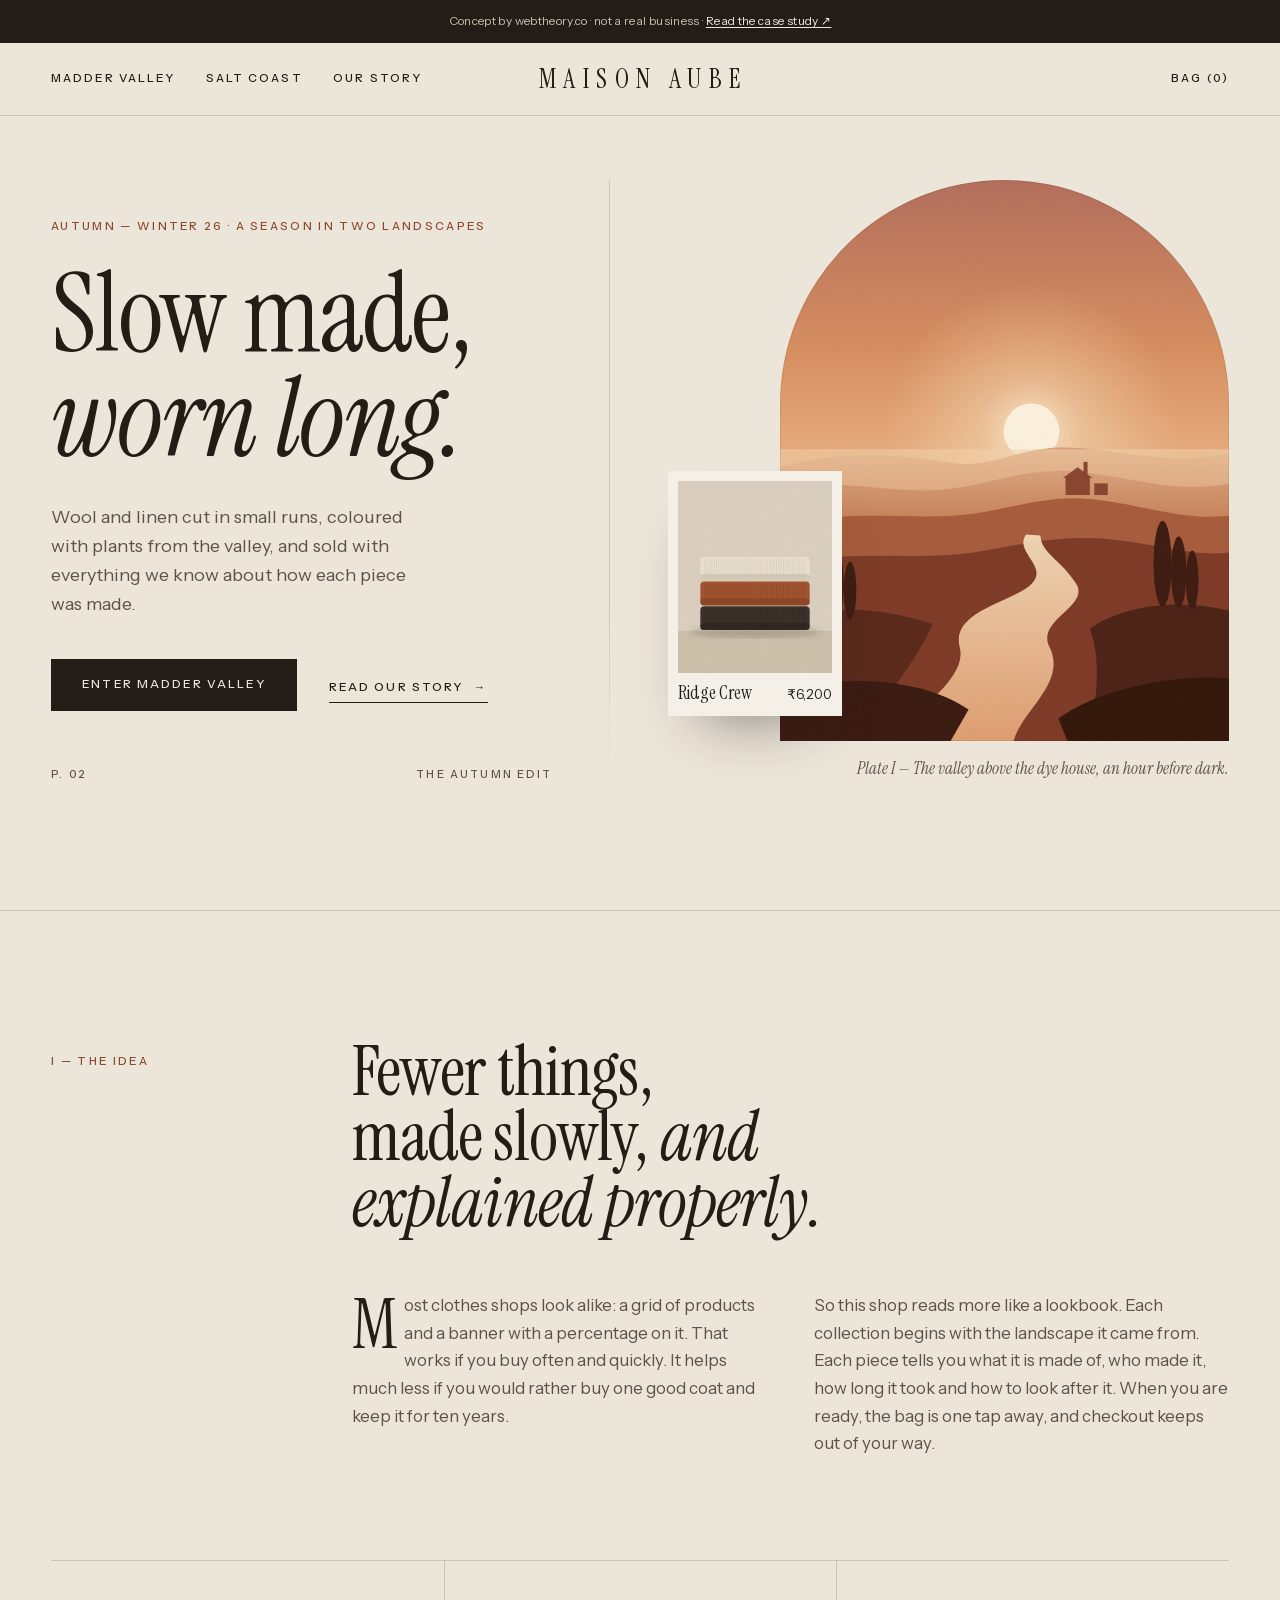
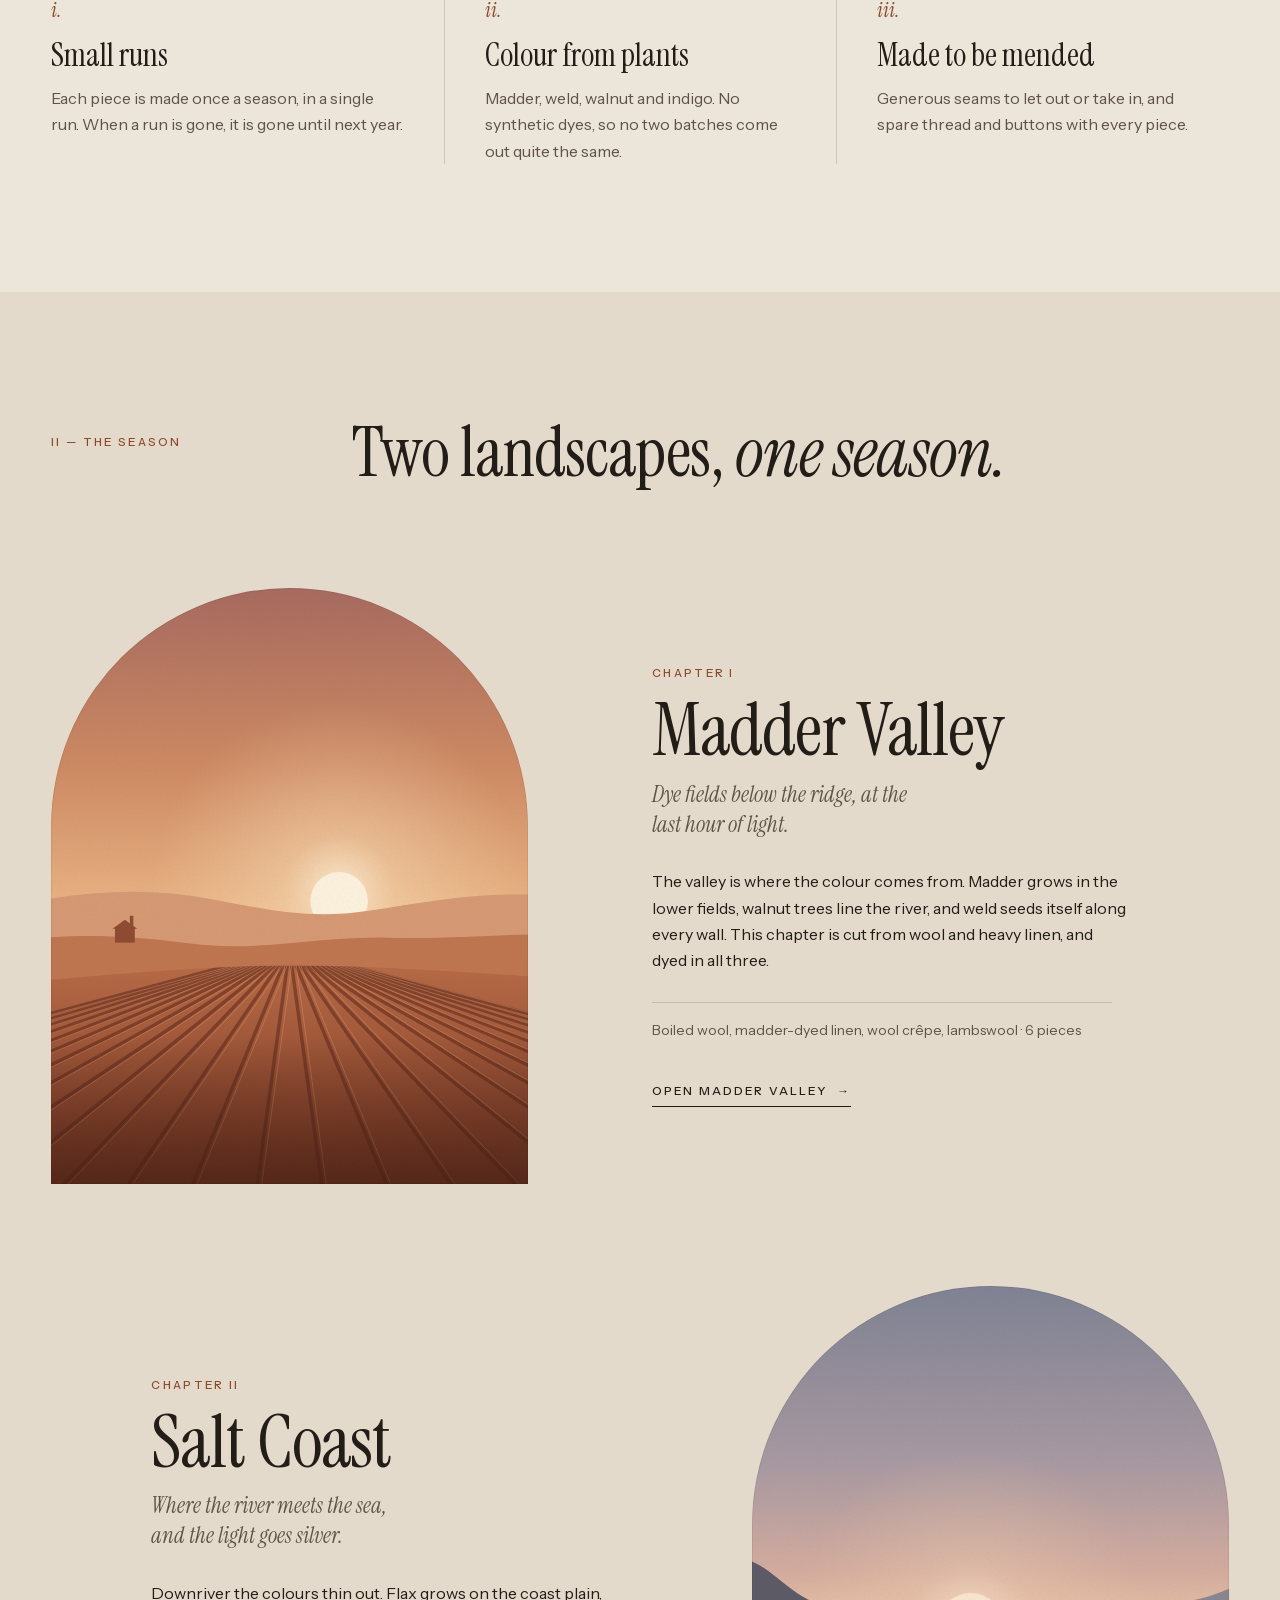
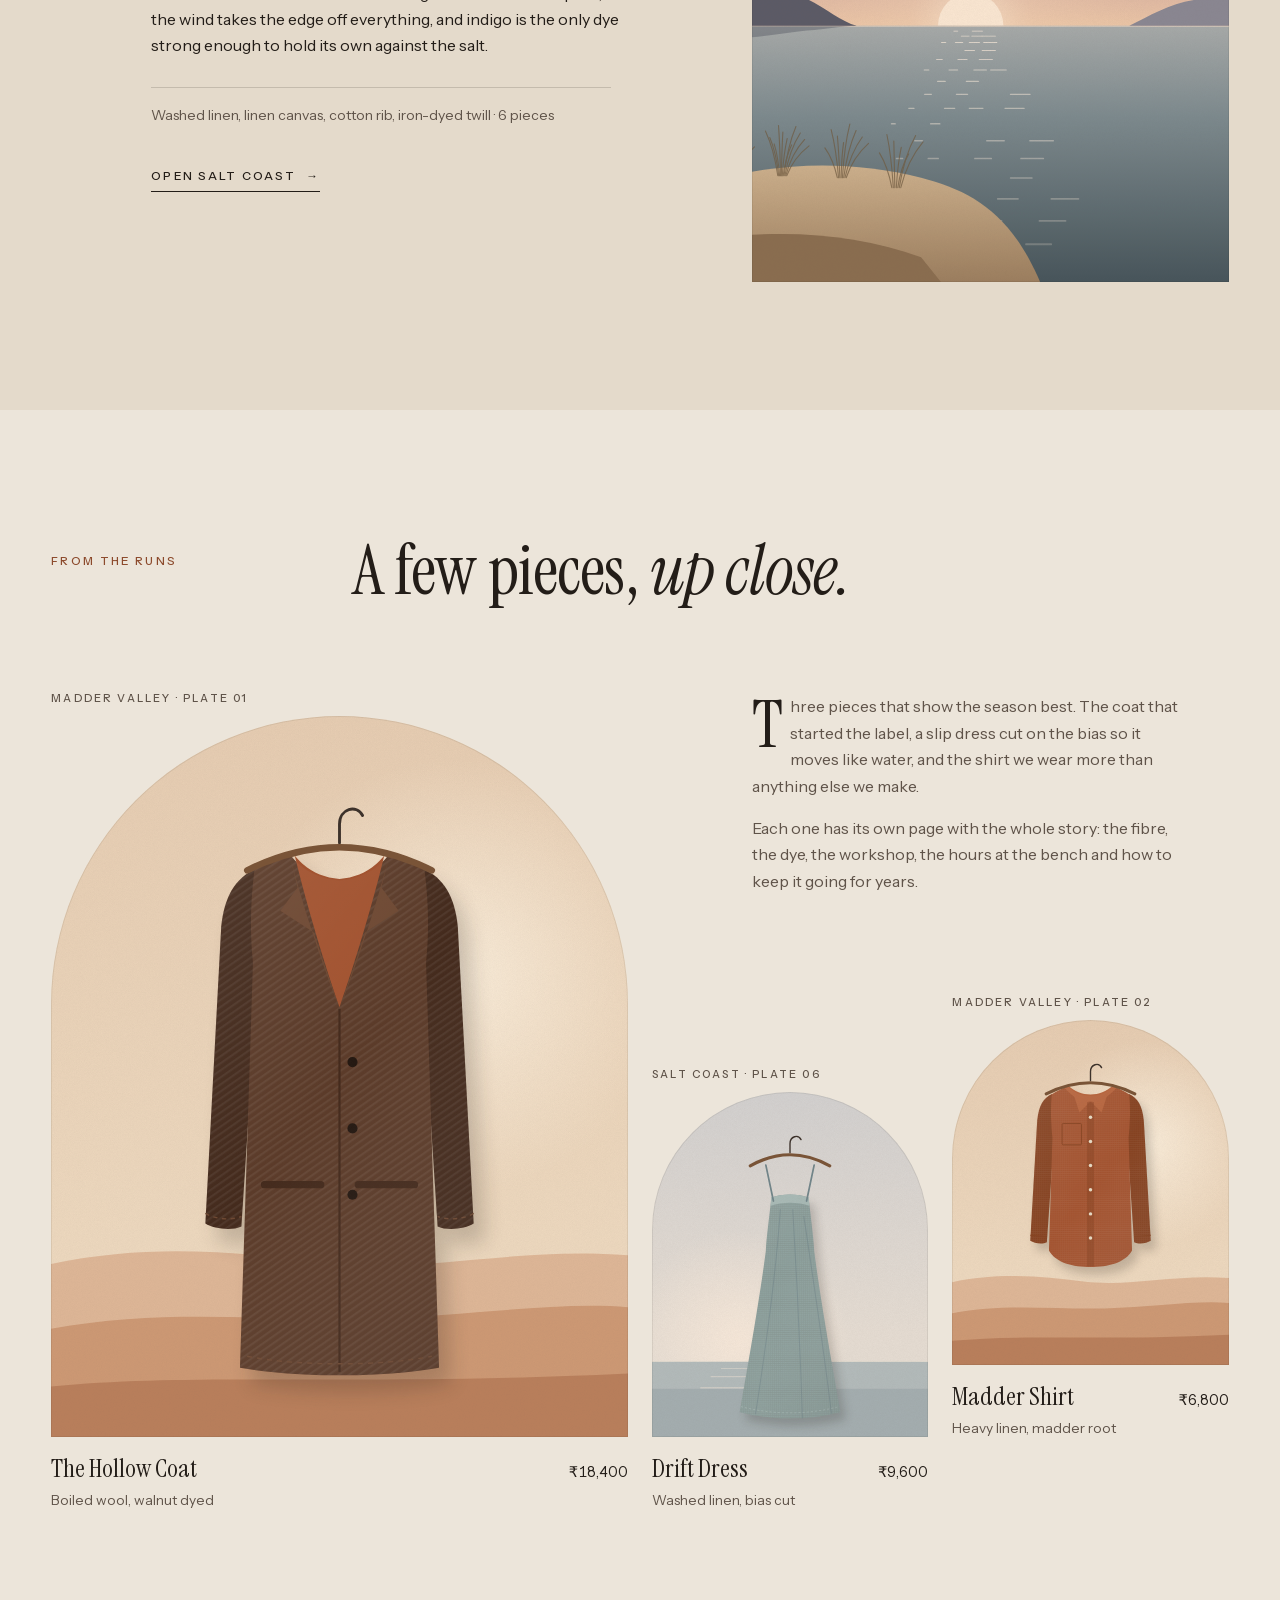
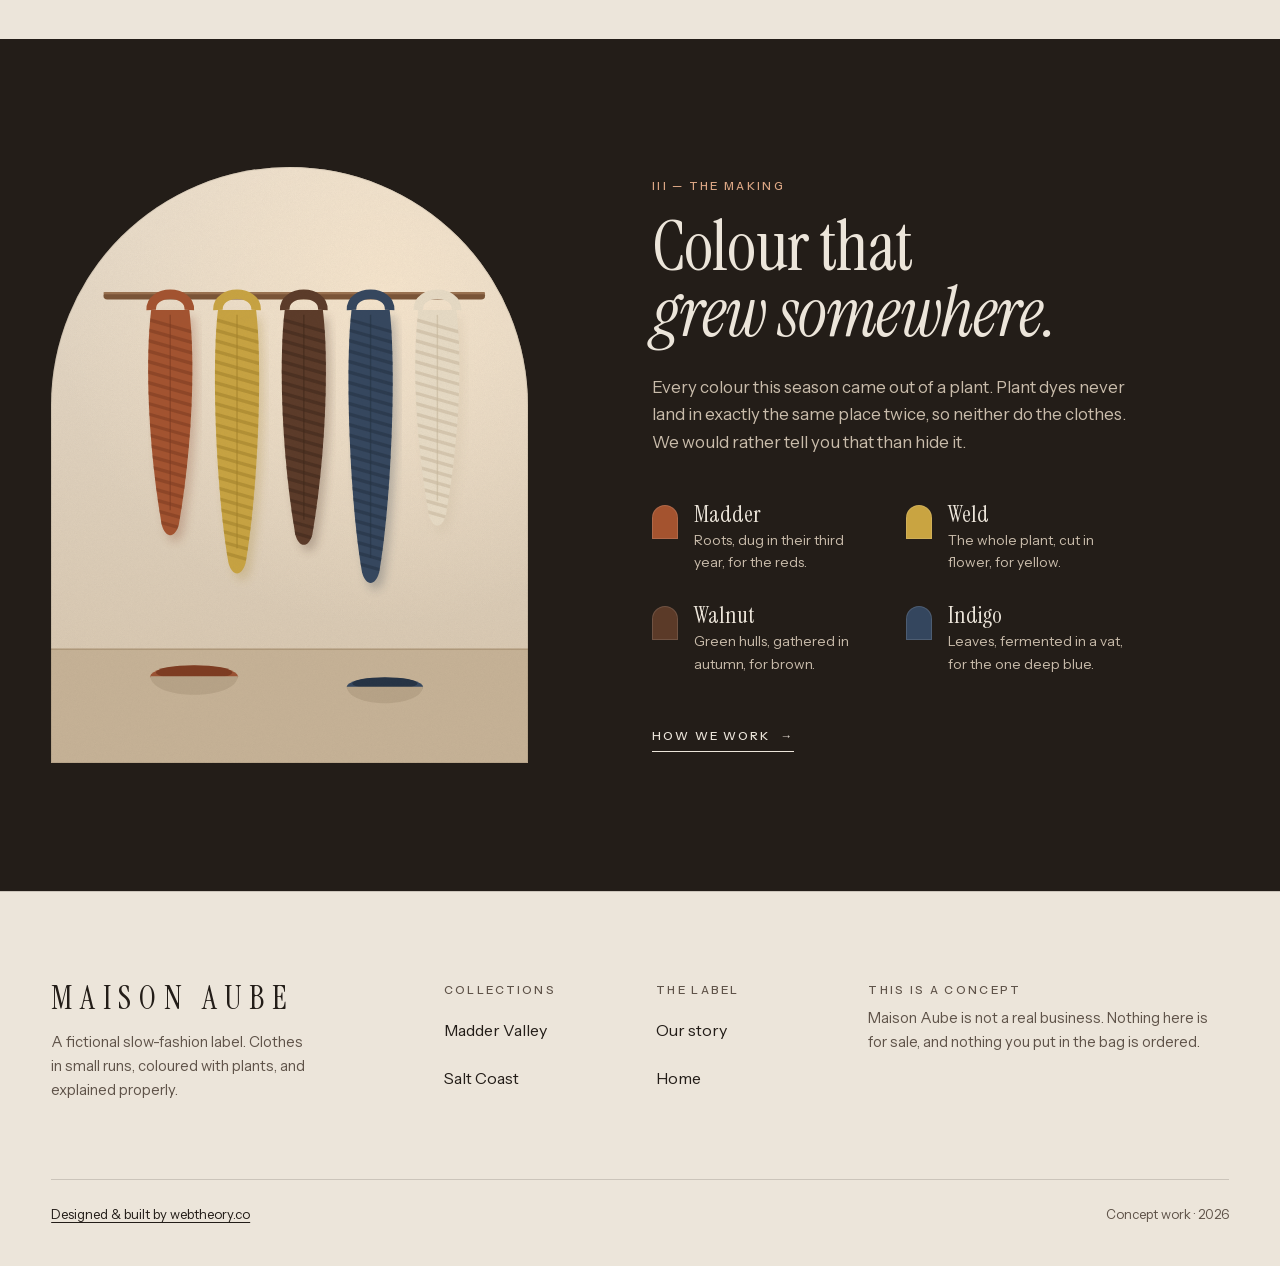
<file: index.html>
<!doctype html>
<html lang="en">
<head>
<meta charset="utf-8">
<meta name="viewport" content="width=device-width, initial-scale=1">
<meta name="robots" content="noindex, nofollow">
<title>Maison Aube — Slow made, worn long (concept)</title>
<meta name="description" content="Maison Aube is a fictional slow-fashion label: a concept storefront designed and built by webtheory.co. Nothing here is for sale.">
<meta name="theme-color" content="#ece5da">
<link rel="icon" href="favicon.svg" type="image/svg+xml">
<link rel="preload" href="assets/fonts/instrument-serif-latin.woff2" as="font" type="font/woff2" crossorigin>
<link rel="stylesheet" href="assets/style.css">
<script>document.documentElement.classList.add("js")</script>
<script type="module" src="assets/app.js"></script>
</head>
<body data-page="home">
<a class="skip" href="#main">Skip to content</a>
<div class="concept-bar"><p>Concept by webtheory.co · not a real business · <a href="https://webtheory-co.web.app/work/maison-aube">Read the case study ↗</a></p></div>
<header class="site-head">
  <div class="wrap head-grid">
    <nav class="nav" aria-label="Main">
      <a href="collection.html?c=valley">Madder Valley</a>
      <a href="collection.html?c=coast">Salt Coast</a>
      <a href="story.html">Our story</a>
    </nav>
    <a class="wordmark" href="index.html">Maison Aube</a>
    <button class="bag-btn" type="button" data-bag-open aria-haspopup="dialog">Bag <span data-bag-count>(0)</span></button>
  </div>
</header>

<main id="main">
  <section class="wrap hero" aria-labelledby="hero-title">
    <div class="spread">
      <div class="hero-copy">
        <p class="label">Autumn — Winter 26 · A season in two landscapes</p>
        <h1 class="display" id="hero-title">Slow made,<br> <em>worn long.</em></h1>
        <p class="lead">Wool and linen cut in small runs, coloured with plants from the valley, and sold with everything we know about how each piece was made.</p>
        <div class="actions">
          <a class="btn" href="collection.html?c=valley">Enter Madder Valley</a>
          <a class="textlink" href="story.html">Read our story <span class="arrow" aria-hidden="true">→</span></a>
        </div>
        <p class="folio" aria-hidden="true"><span>p. 02</span><span>The autumn edit</span></p>
      </div>
      <span class="fold" aria-hidden="true"></span>
      <figure class="hero-art">
        <div class="arch settle"><img src="assets/art/hero.svg" alt="Illustration: the valley an hour before dark, a river winding between rust-coloured hills and poplars, the dye house on the far bank under a low sun." width="1000" height="1250" fetchpriority="high"></div>
        <figcaption class="plate">Plate I — The valley above the dye house, an hour before dark.</figcaption>
        <a class="inset" href="product.html?id=ridge-crew">
          <div class="still"><img src="assets/art/stack.svg" alt="" width="400" height="500"></div>
          <p><span class="inset-name">Ridge Crew</span><span>₹6,200</span></p>
        </a>
      </figure>
    </div>
  </section>

  <section class="section idea" aria-labelledby="idea-title">
    <div class="wrap grid12">
      <p class="label">I — The idea</p>
      <h2 class="display h2" id="idea-title">Fewer things, made slowly, <em>and explained properly.</em></h2>
      <div class="cols">
        <p class="drop">Most clothes shops look alike: a grid of products and a banner with a percentage on it. That works if you buy often and quickly. It helps much less if you would rather buy one good coat and keep it for ten years.</p>
        <p>So this shop reads more like a lookbook. Each collection begins with the landscape it came from. Each piece tells you what it is made of, who made it, how long it took and how to look after it. When you are ready, the bag is one tap away, and checkout keeps out of your way.</p>
      </div>
      <ol class="principles">
        <li><span class="num">i.</span><h3>Small runs</h3><p>Each piece is made once a season, in a single run. When a run is gone, it is gone until next year.</p></li>
        <li><span class="num">ii.</span><h3>Colour from plants</h3><p>Madder, weld, walnut and indigo. No synthetic dyes, so no two batches come out quite the same.</p></li>
        <li><span class="num">iii.</span><h3>Made to be mended</h3><p>Generous seams to let out or take in, and spare thread and buttons with every piece.</p></li>
      </ol>
    </div>
  </section>

  <section class="section season" aria-labelledby="season-title">
    <div class="wrap">
      <div class="grid12 season-head">
        <p class="label">II — The season</p>
        <h2 class="display h2" id="season-title">Two landscapes, <em>one season.</em></h2>
      </div>

      <article class="grid12 chapter">
        <div class="arch settle"><img src="assets/art/valley.svg" alt="Illustration: dye fields in long furrows running up to a ridge, the sun low over the valley at dusk." width="1200" height="1200" loading="lazy"></div>
        <div class="ch-copy">
          <p class="label">Chapter I</p>
          <h3 class="display">Madder Valley</h3>
          <p class="place">Dye fields below the ridge, at the last hour of light.</p>
          <p class="body">The valley is where the colour comes from. Madder grows in the lower fields, walnut trees line the river, and weld seeds itself along every wall. This chapter is cut from wool and heavy linen, and dyed in all three.</p>
          <p class="ch-meta">Boiled wool, madder-dyed linen, wool crêpe, lambswool · 6 pieces</p>
          <a class="textlink" href="collection.html?c=valley">Open Madder Valley <span class="arrow" aria-hidden="true">→</span></a>
        </div>
      </article>

      <article class="grid12 chapter chapter--flip">
        <div class="arch settle"><img src="assets/art/coast.svg" alt="Illustration: a calm sea at dusk between two headlands, the sun setting on the horizon and marram grass on the dune." width="1200" height="1200" loading="lazy"></div>
        <div class="ch-copy">
          <p class="label">Chapter II</p>
          <h3 class="display">Salt Coast</h3>
          <p class="place">Where the river meets the sea, and the light goes silver.</p>
          <p class="body">Downriver the colours thin out. Flax grows on the coast plain, the wind takes the edge off everything, and indigo is the only dye strong enough to hold its own against the salt.</p>
          <p class="ch-meta">Washed linen, linen canvas, cotton rib, iron-dyed twill · 6 pieces</p>
          <a class="textlink" href="collection.html?c=coast">Open Salt Coast <span class="arrow" aria-hidden="true">→</span></a>
        </div>
      </article>
    </div>
  </section>

  <section class="section" aria-labelledby="featured-title">
    <div class="wrap">
      <div class="grid12 featured-head">
        <p class="label">From the runs</p>
        <h2 class="display h2" id="featured-title">A few pieces, <em>up close.</em></h2>
      </div>
      <div class="grid12 f-grid">
        <article class="card f-a"><a href="product.html?id=hollow-coat">
          <span class="plate-no" aria-hidden="true">Madder Valley · Plate 01</span>
          <div class="arch settle"><img src="assets/art/pieces/hollow-coat.svg" alt="" width="800" height="1000" loading="lazy" decoding="async"></div>
          <div class="card-meta"><h3 class="card-name">The Hollow Coat</h3><p class="card-price">₹18,400</p><p class="card-short">Boiled wool, walnut dyed</p></div></a></article>
        <div class="f-text">
          <p class="drop">Three pieces that show the season best. The coat that started the label, a slip dress cut on the bias so it moves like water, and the shirt we wear more than anything else we make.</p>
          <p>Each one has its own page with the whole story: the fibre, the dye, the workshop, the hours at the bench and how to keep it going for years.</p>
        </div>
        <article class="card f-b"><a href="product.html?id=drift-dress">
          <span class="plate-no" aria-hidden="true">Salt Coast · Plate 06</span>
          <div class="arch settle"><img src="assets/art/pieces/drift-dress.svg" alt="" width="800" height="1000" loading="lazy" decoding="async"></div>
          <div class="card-meta"><h3 class="card-name">Drift Dress</h3><p class="card-price">₹9,600</p><p class="card-short">Washed linen, bias cut</p></div></a></article>
        <article class="card f-c"><a href="product.html?id=madder-shirt">
          <span class="plate-no" aria-hidden="true">Madder Valley · Plate 02</span>
          <div class="arch settle"><img src="assets/art/pieces/madder-shirt.svg" alt="" width="800" height="1000" loading="lazy" decoding="async"></div>
          <div class="card-meta"><h3 class="card-name">Madder Shirt</h3><p class="card-price">₹6,800</p><p class="card-short">Heavy linen, madder root</p></div></a></article>
      </div>
    </div>
  </section>

  <section class="section making" aria-labelledby="making-title">
    <div class="wrap grid12 making-grid">
      <div class="arch settle"><img src="assets/art/making.svg" alt="Illustration: skeins of wool dyed madder red, weld yellow, walnut brown and indigo drying on a wooden pole beside an undyed skein, with two dye bowls on the bench below." width="1000" height="1250" loading="lazy"></div>
      <div class="making-copy">
        <p class="label">III — The making</p>
        <h2 class="display h2" id="making-title">Colour that <em>grew somewhere.</em></h2>
        <p class="making-body">Every colour this season came out of a plant. Plant dyes never land in exactly the same place twice, so neither do the clothes. We would rather tell you that than hide it.</p>
        <ul class="dyes">
          <li><span class="sw" style="--c:#a4532f" aria-hidden="true"></span><b>Madder</b><span>Roots, dug in their third year, for the reds.</span></li>
          <li><span class="sw" style="--c:#c9a441" aria-hidden="true"></span><b>Weld</b><span>The whole plant, cut in flower, for yellow.</span></li>
          <li><span class="sw" style="--c:#5b3a28" aria-hidden="true"></span><b>Walnut</b><span>Green hulls, gathered in autumn, for brown.</span></li>
          <li><span class="sw" style="--c:#34465e" aria-hidden="true"></span><b>Indigo</b><span>Leaves, fermented in a vat, for the one deep blue.</span></li>
        </ul>
        <a class="textlink" href="story.html">How we work <span class="arrow" aria-hidden="true">→</span></a>
      </div>
    </div>
  </section>
</main>

<footer class="site-foot">
  <div class="wrap">
    <div class="foot-grid">
      <div><p class="foot-mark">Maison Aube</p><p class="muted">A fictional slow-fashion label. Clothes in small runs, coloured with plants, and explained properly.</p></div>
      <nav aria-labelledby="f-col"><h2 class="label" id="f-col">Collections</h2><ul><li><a href="collection.html?c=valley">Madder Valley</a></li><li><a href="collection.html?c=coast">Salt Coast</a></li></ul></nav>
      <nav aria-labelledby="f-label"><h2 class="label" id="f-label">The label</h2><ul><li><a href="story.html">Our story</a></li><li><a href="index.html">Home</a></li></ul></nav>
      <div class="foot-note"><h2 class="label">This is a concept</h2><p>Maison Aube is not a real business. Nothing here is for sale, and nothing you put in the bag is ordered.</p></div>
    </div>
    <div class="foot-base"><a href="https://webtheory-co.web.app">Designed &amp; built by webtheory.co</a><span>Concept work · 2026</span></div>
  </div>
</footer>
</body>
</html>
</file>
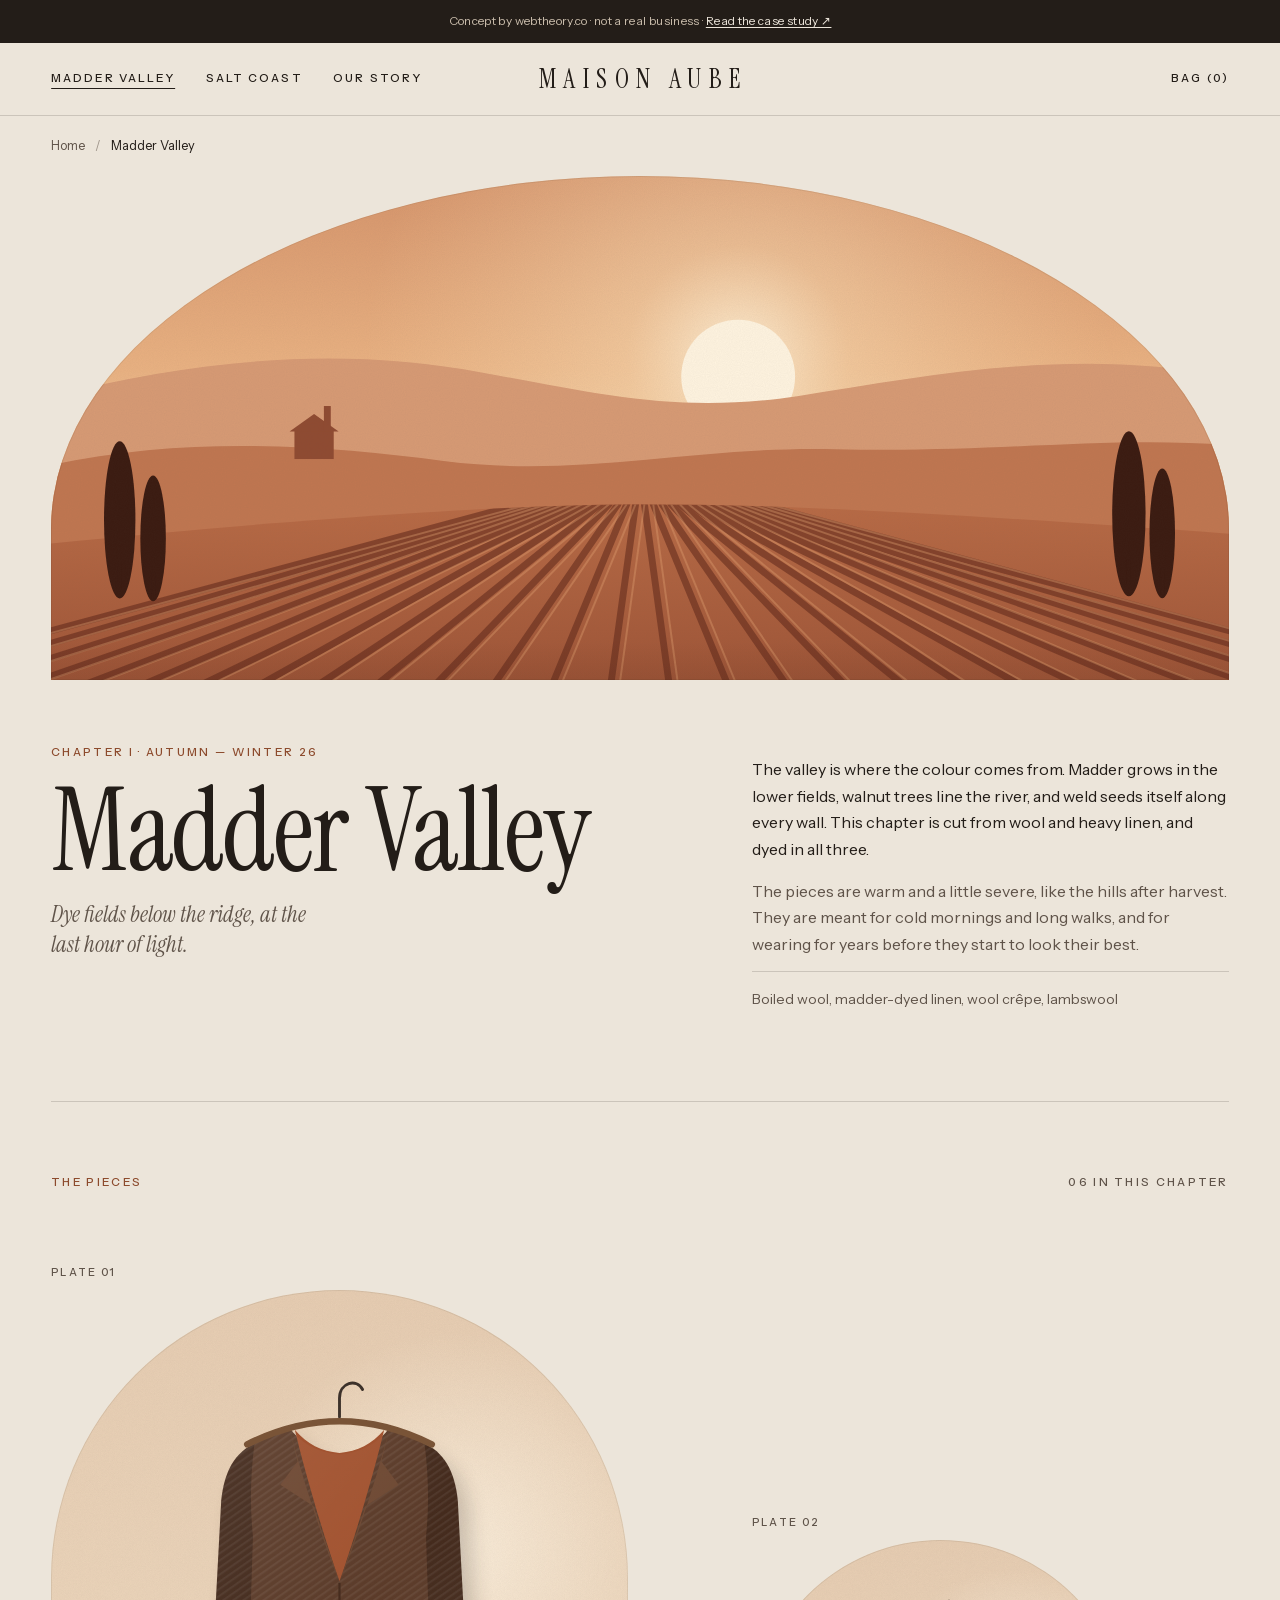
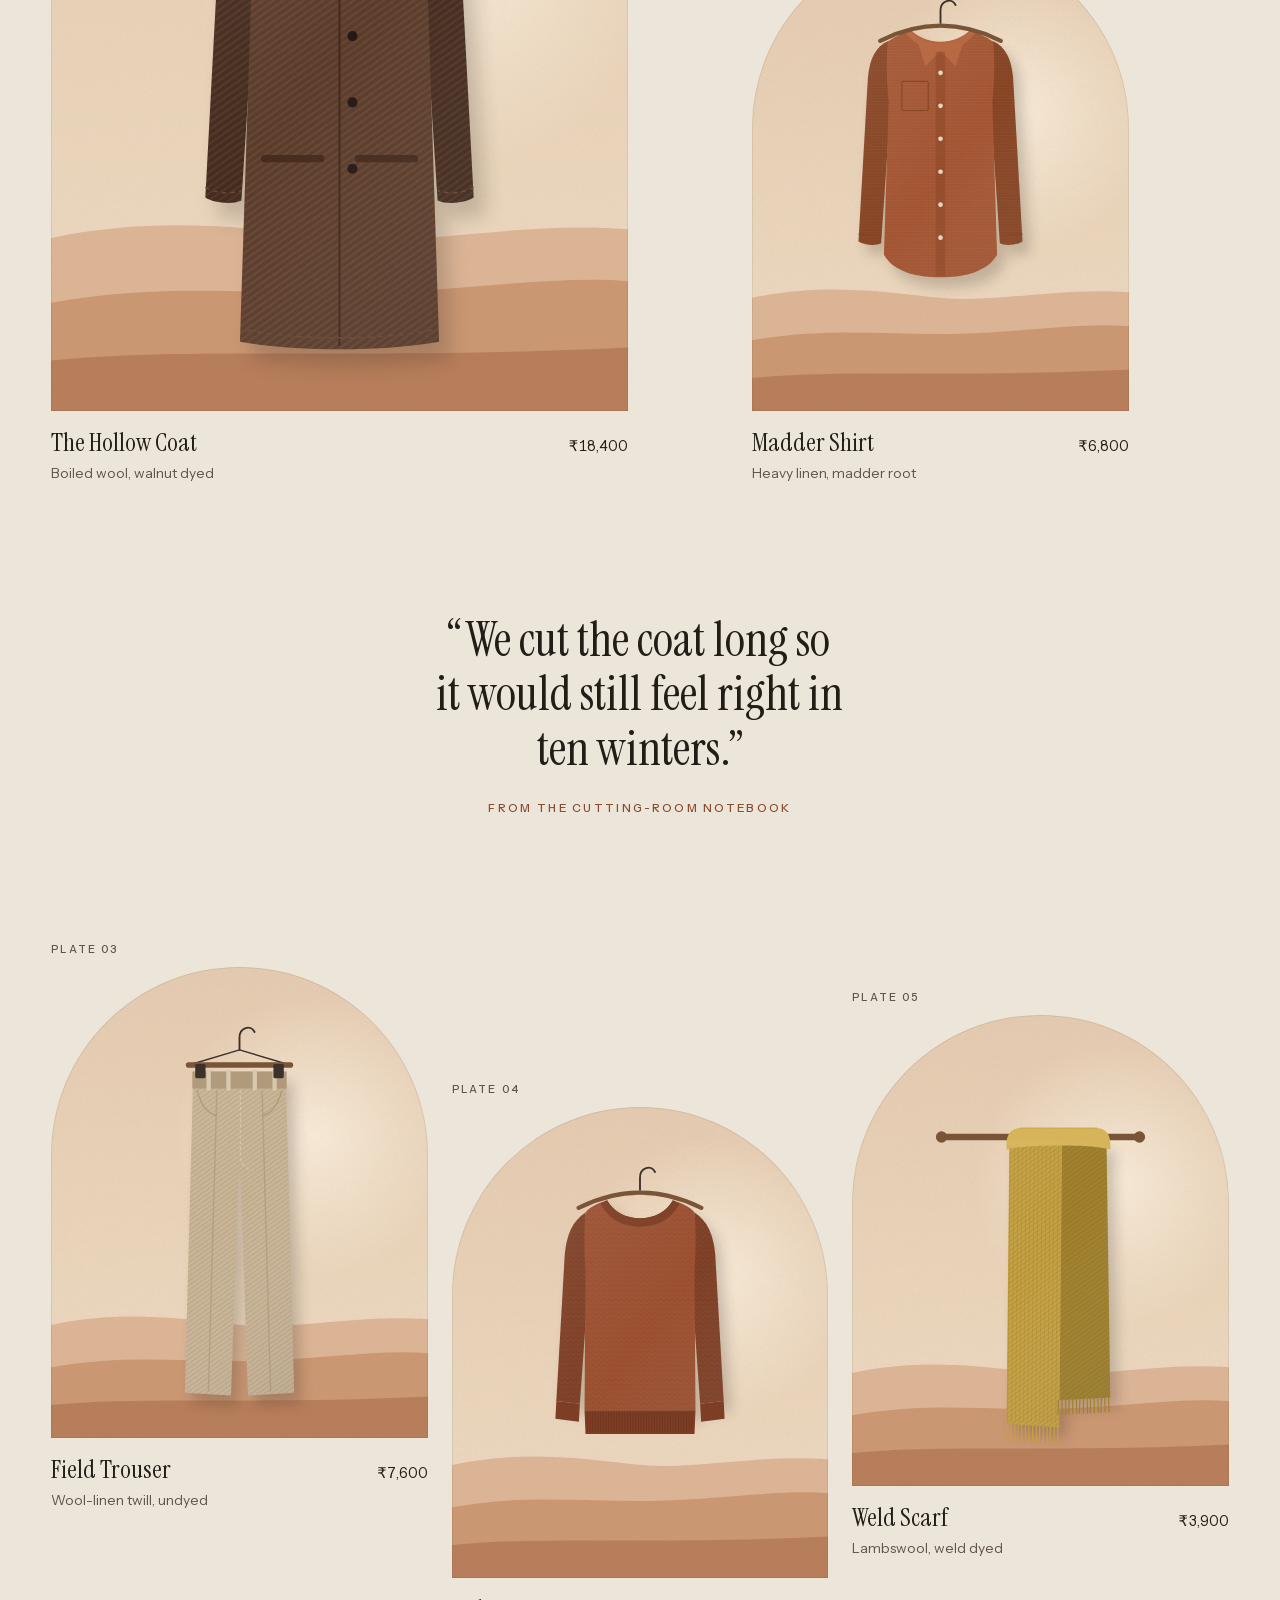
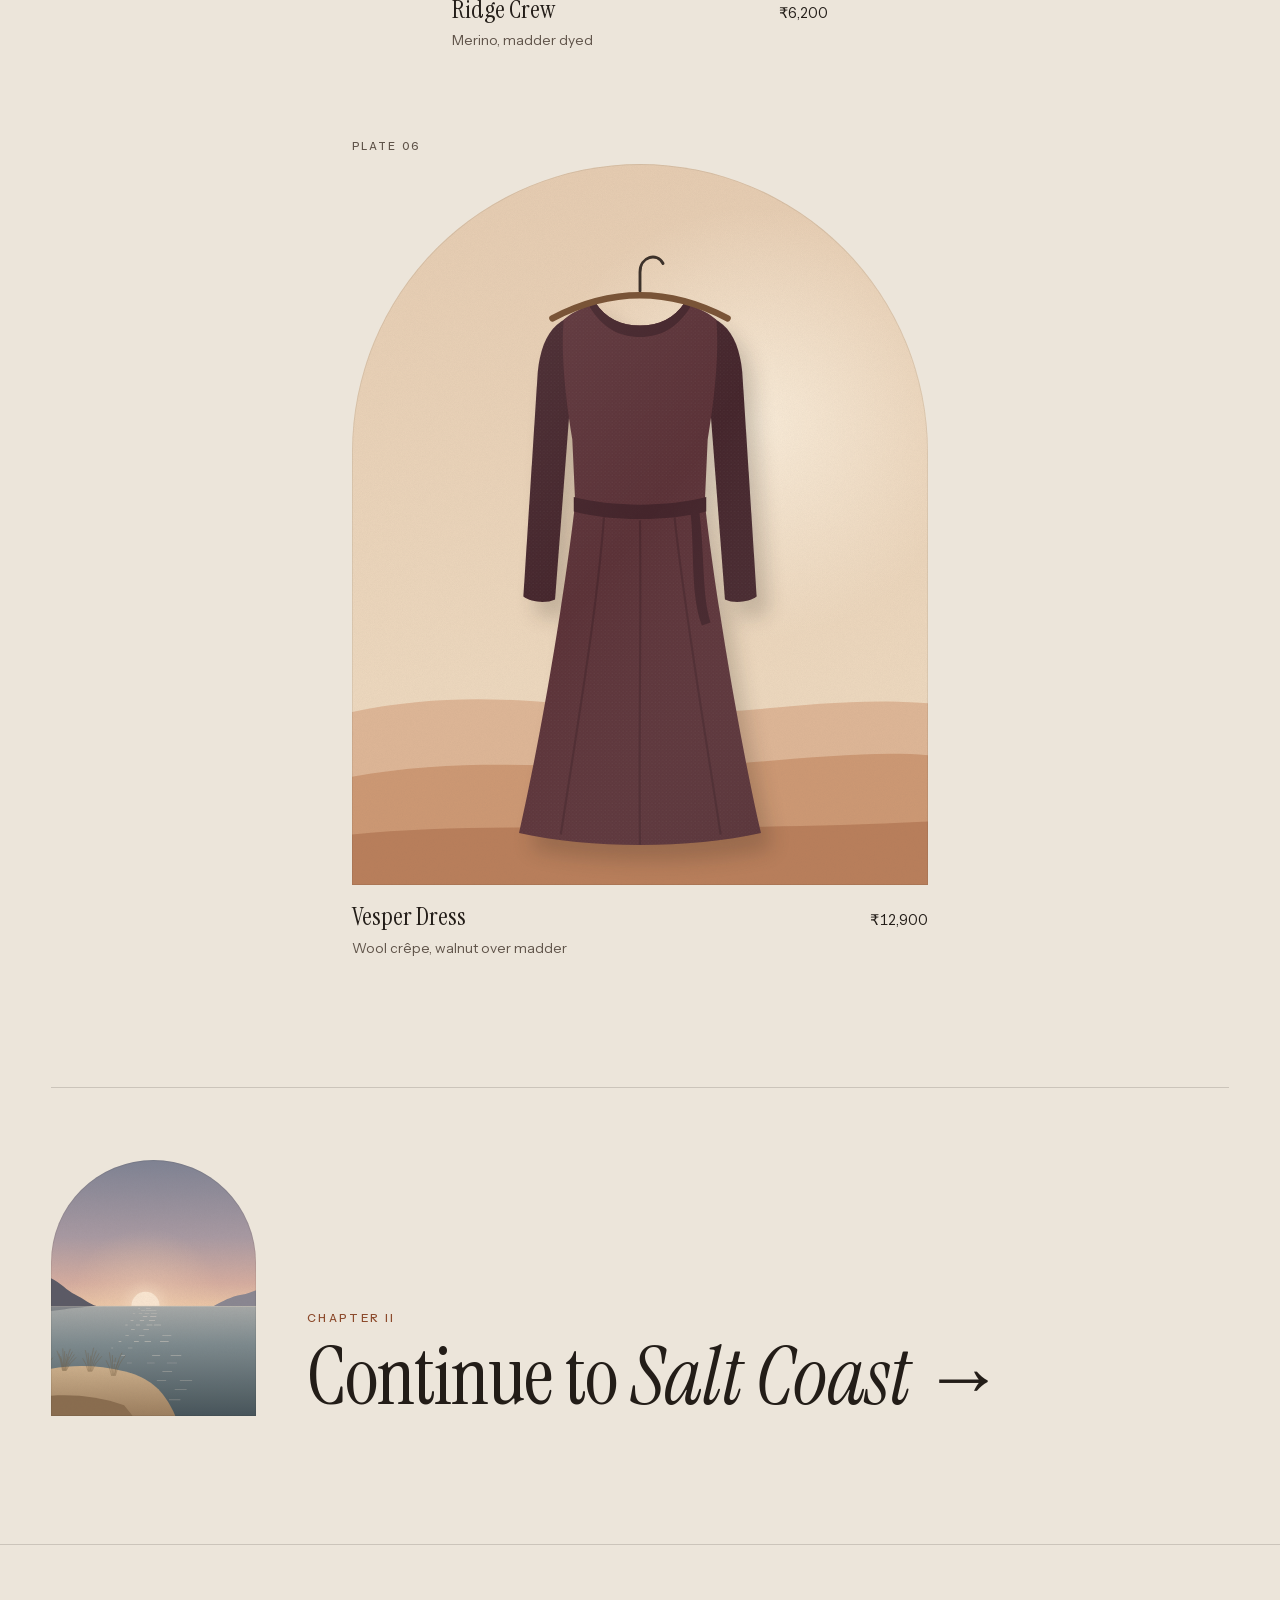
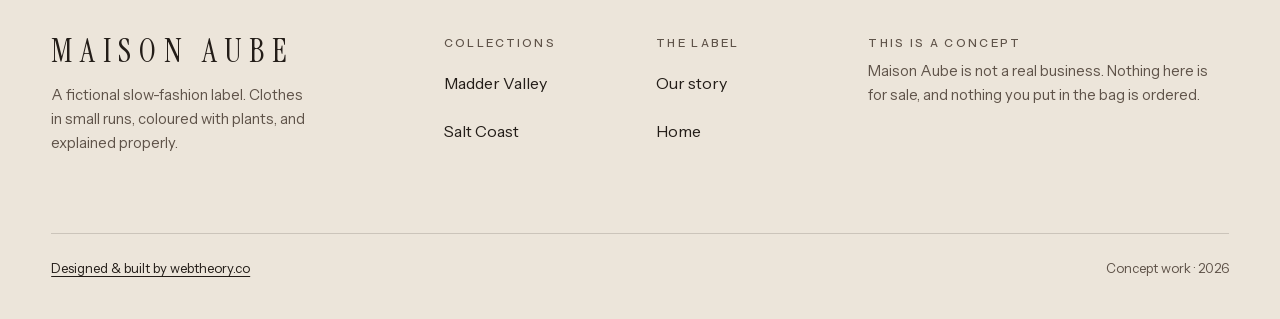
<file: collection.html>
<!doctype html>
<html lang="en">
<head>
<meta charset="utf-8">
<meta name="viewport" content="width=device-width, initial-scale=1">
<meta name="robots" content="noindex, nofollow">
<title>Collection — Maison Aube (concept)</title>
<meta name="description" content="A collection from Maison Aube, a fictional slow-fashion label. Concept by webtheory.co; nothing here is for sale.">
<meta name="theme-color" content="#ece5da">
<link rel="icon" href="favicon.svg" type="image/svg+xml">
<link rel="preload" href="assets/fonts/instrument-serif-latin.woff2" as="font" type="font/woff2" crossorigin>
<link rel="stylesheet" href="assets/style.css">
<script>document.documentElement.classList.add("js")</script>
<script type="module" src="assets/app.js"></script>
</head>
<body data-page="collection">
<a class="skip" href="#main">Skip to content</a>
<div class="concept-bar"><p>Concept by webtheory.co · not a real business · <a href="https://webtheory-co.web.app/work/maison-aube">Read the case study ↗</a></p></div>
<header class="site-head">
  <div class="wrap head-grid">
    <nav class="nav" aria-label="Main">
      <a href="collection.html?c=valley">Madder Valley</a>
      <a href="collection.html?c=coast">Salt Coast</a>
      <a href="story.html">Our story</a>
    </nav>
    <a class="wordmark" href="index.html">Maison Aube</a>
    <button class="bag-btn" type="button" data-bag-open aria-haspopup="dialog">Bag <span data-bag-count>(0)</span></button>
  </div>
</header>

<main id="main">
  <div id="page-root"><noscript><div class="wrap fallback"><p class="label">Collections</p><h1 class="display">Madder Valley &amp; <em>Salt Coast</em></h1>
      <p>This page opens each collection with a small script, which seems to be switched off in your browser. The <a href="index.html">home page</a> and <a href="story.html">Our story</a> read in full without it.</p></div></noscript></div>
</main>

<footer class="site-foot">
  <div class="wrap">
    <div class="foot-grid">
      <div><p class="foot-mark">Maison Aube</p><p class="muted">A fictional slow-fashion label. Clothes in small runs, coloured with plants, and explained properly.</p></div>
      <nav aria-labelledby="f-col"><h2 class="label" id="f-col">Collections</h2><ul><li><a href="collection.html?c=valley">Madder Valley</a></li><li><a href="collection.html?c=coast">Salt Coast</a></li></ul></nav>
      <nav aria-labelledby="f-label"><h2 class="label" id="f-label">The label</h2><ul><li><a href="story.html">Our story</a></li><li><a href="index.html">Home</a></li></ul></nav>
      <div class="foot-note"><h2 class="label">This is a concept</h2><p>Maison Aube is not a real business. Nothing here is for sale, and nothing you put in the bag is ordered.</p></div>
    </div>
    <div class="foot-base"><a href="https://webtheory-co.web.app">Designed &amp; built by webtheory.co</a><span>Concept work · 2026</span></div>
  </div>
</footer>
</body>
</html>
</file>
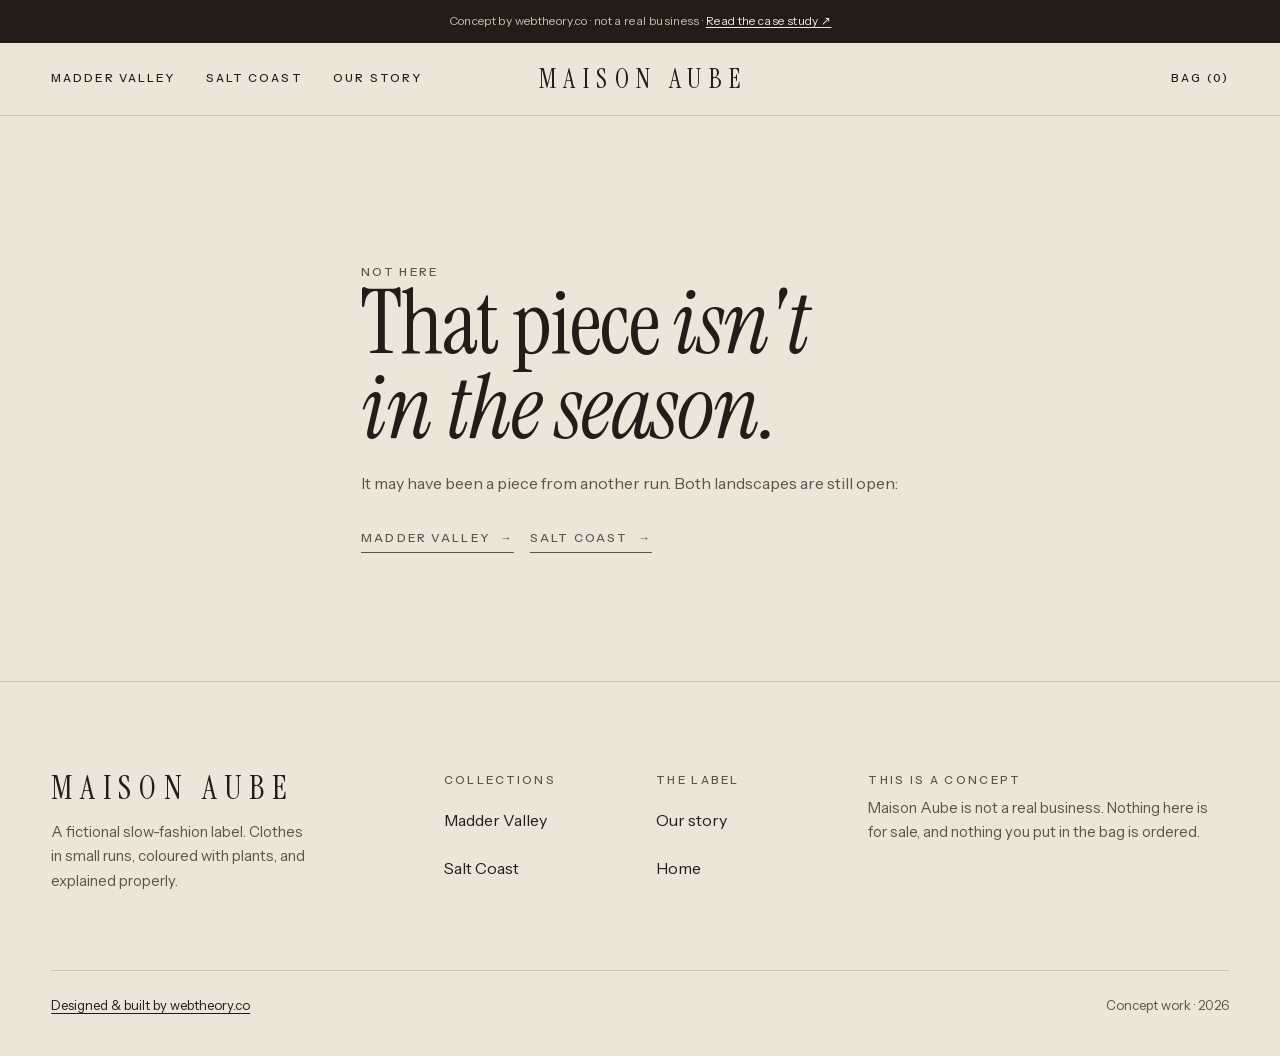
<file: product.html>
<!doctype html>
<html lang="en">
<head>
<meta charset="utf-8">
<meta name="viewport" content="width=device-width, initial-scale=1">
<meta name="robots" content="noindex, nofollow">
<title>A piece — Maison Aube (concept)</title>
<meta name="description" content="A piece from Maison Aube, a fictional slow-fashion label. Concept by webtheory.co; nothing here is for sale.">
<meta name="theme-color" content="#ece5da">
<link rel="icon" href="favicon.svg" type="image/svg+xml">
<link rel="preload" href="assets/fonts/instrument-serif-latin.woff2" as="font" type="font/woff2" crossorigin>
<link rel="stylesheet" href="assets/style.css">
<script>document.documentElement.classList.add("js")</script>
<script type="module" src="assets/app.js"></script>
</head>
<body data-page="product">
<a class="skip" href="#main">Skip to content</a>
<div class="concept-bar"><p>Concept by webtheory.co · not a real business · <a href="https://webtheory-co.web.app/work/maison-aube">Read the case study ↗</a></p></div>
<header class="site-head">
  <div class="wrap head-grid">
    <nav class="nav" aria-label="Main">
      <a href="collection.html?c=valley">Madder Valley</a>
      <a href="collection.html?c=coast">Salt Coast</a>
      <a href="story.html">Our story</a>
    </nav>
    <a class="wordmark" href="index.html">Maison Aube</a>
    <button class="bag-btn" type="button" data-bag-open aria-haspopup="dialog">Bag <span data-bag-count>(0)</span></button>
  </div>
</header>

<main id="main">
  <div id="page-root"><noscript><div class="wrap fallback"><p class="label">The pieces</p><h1 class="display">One piece, <em>in full.</em></h1>
      <p>This page opens each piece with a small script, which seems to be switched off in your browser. The <a href="index.html">home page</a> and <a href="story.html">Our story</a> read in full without it.</p></div></noscript></div>
</main>

<footer class="site-foot">
  <div class="wrap">
    <div class="foot-grid">
      <div><p class="foot-mark">Maison Aube</p><p class="muted">A fictional slow-fashion label. Clothes in small runs, coloured with plants, and explained properly.</p></div>
      <nav aria-labelledby="f-col"><h2 class="label" id="f-col">Collections</h2><ul><li><a href="collection.html?c=valley">Madder Valley</a></li><li><a href="collection.html?c=coast">Salt Coast</a></li></ul></nav>
      <nav aria-labelledby="f-label"><h2 class="label" id="f-label">The label</h2><ul><li><a href="story.html">Our story</a></li><li><a href="index.html">Home</a></li></ul></nav>
      <div class="foot-note"><h2 class="label">This is a concept</h2><p>Maison Aube is not a real business. Nothing here is for sale, and nothing you put in the bag is ordered.</p></div>
    </div>
    <div class="foot-base"><a href="https://webtheory-co.web.app">Designed &amp; built by webtheory.co</a><span>Concept work · 2026</span></div>
  </div>
</footer>
</body>
</html>
</file>
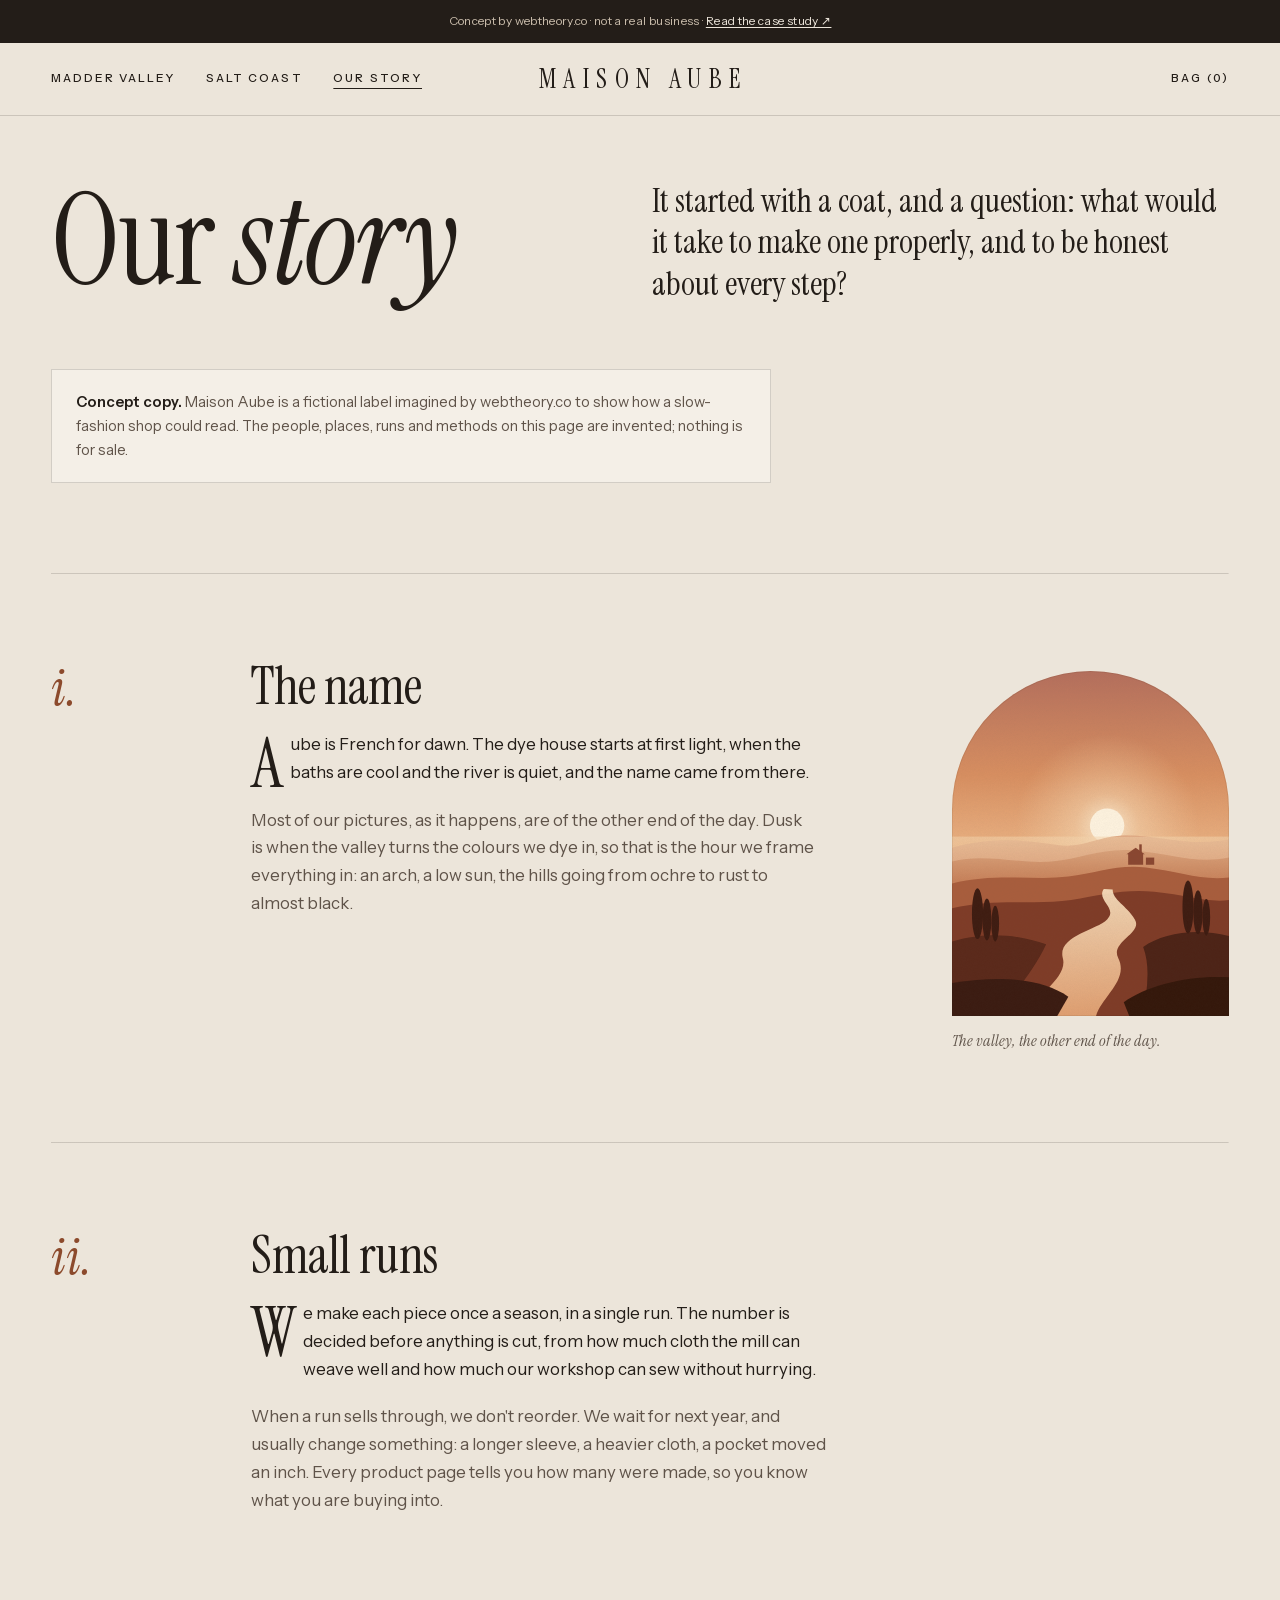
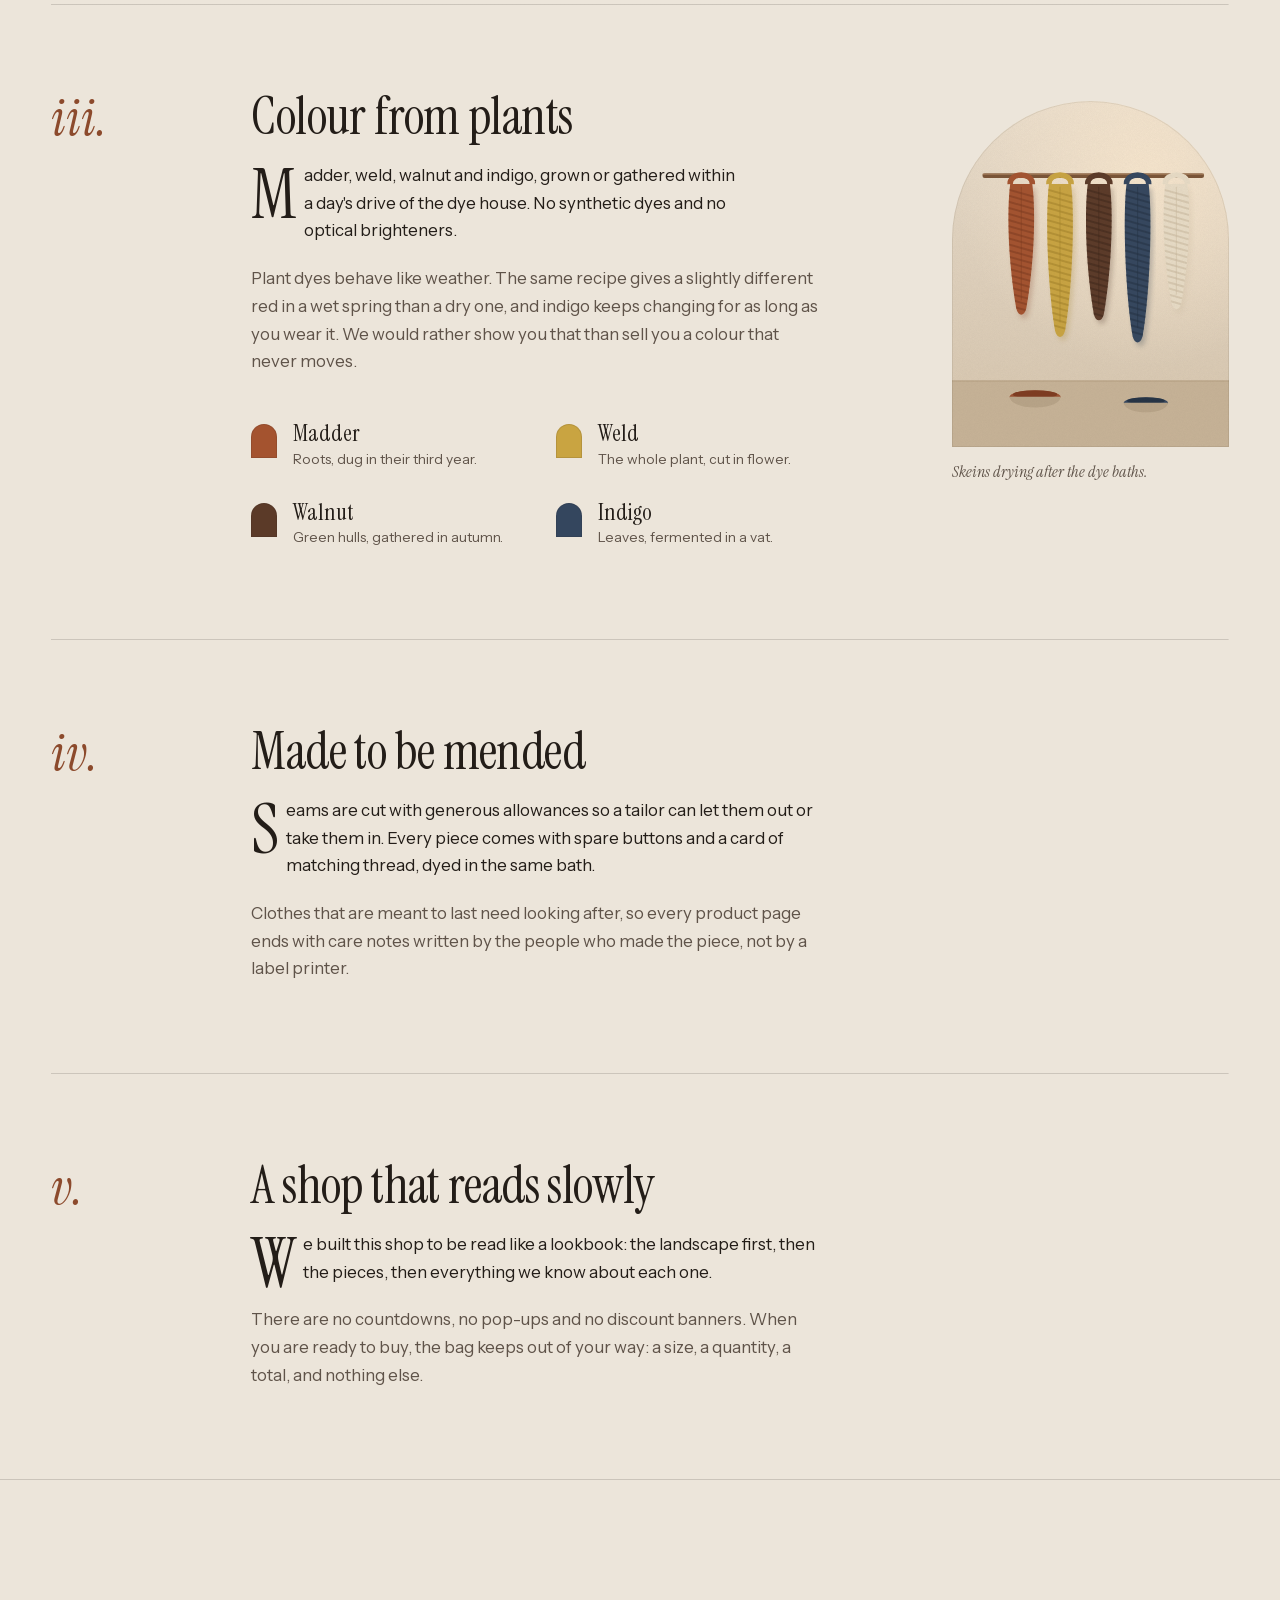
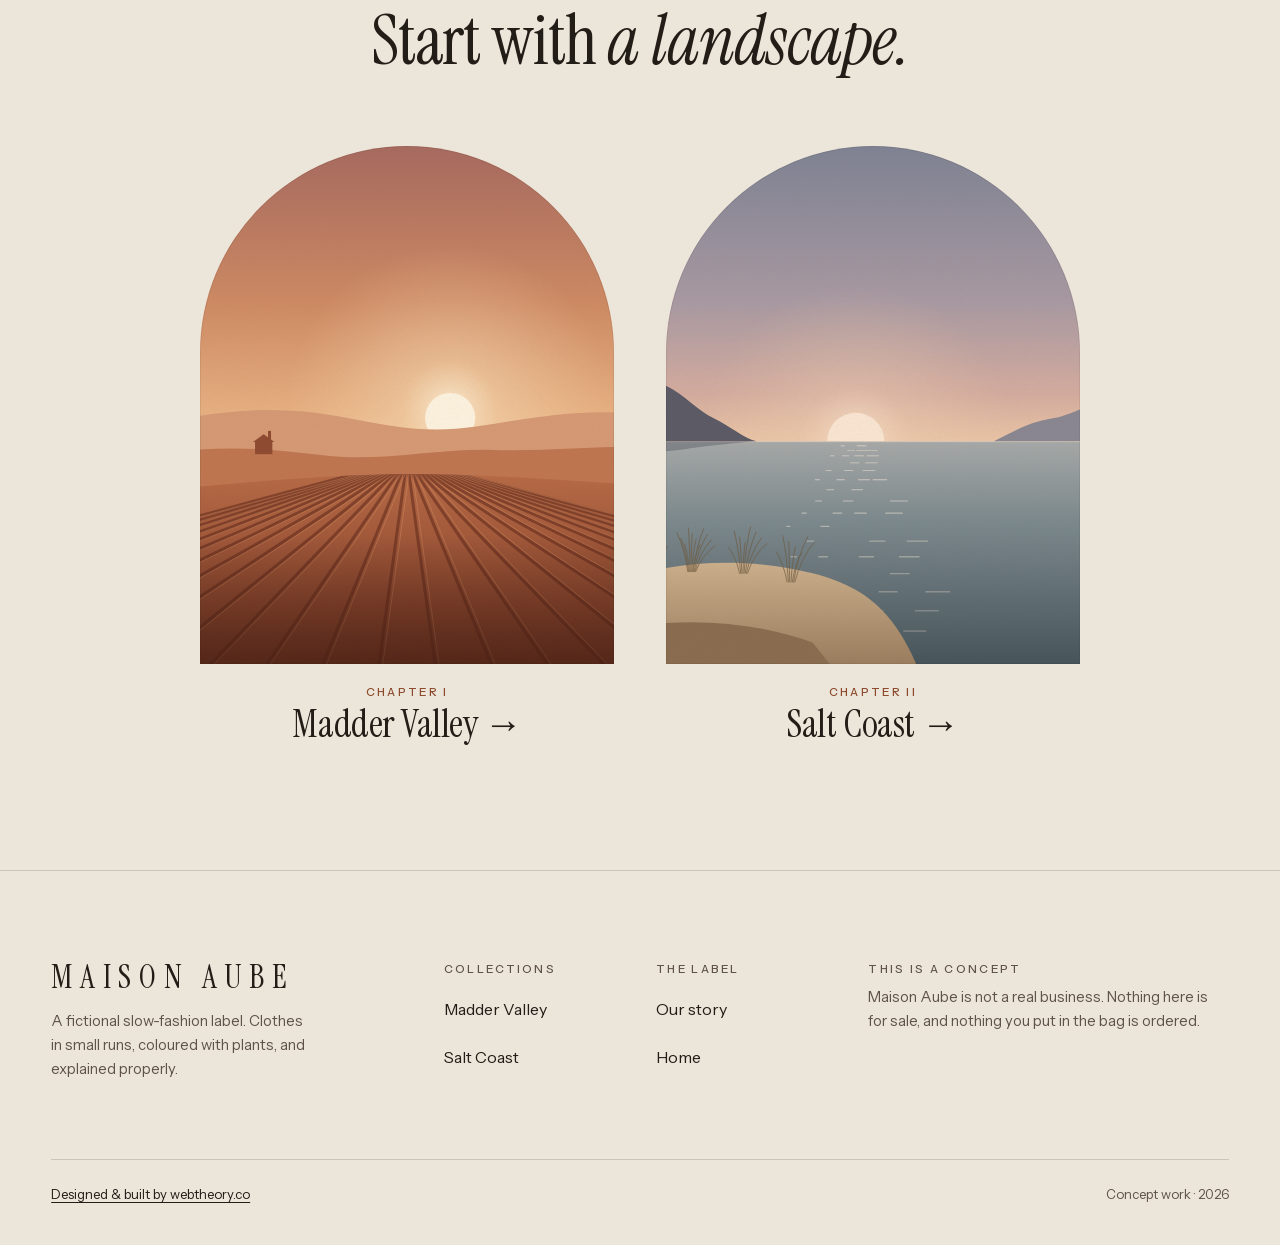
<file: story.html>
<!doctype html>
<html lang="en">
<head>
<meta charset="utf-8">
<meta name="viewport" content="width=device-width, initial-scale=1">
<meta name="robots" content="noindex, nofollow">
<title>Our story — Maison Aube (concept)</title>
<meta name="description" content="How the fictional label Maison Aube works: small runs, plant dyes and clothes made to be mended. Concept copy by webtheory.co.">
<meta name="theme-color" content="#ece5da">
<link rel="icon" href="favicon.svg" type="image/svg+xml">
<link rel="preload" href="assets/fonts/instrument-serif-latin.woff2" as="font" type="font/woff2" crossorigin>
<link rel="stylesheet" href="assets/style.css">
<script>document.documentElement.classList.add("js")</script>
<script type="module" src="assets/app.js"></script>
</head>
<body data-page="story">
<a class="skip" href="#main">Skip to content</a>
<div class="concept-bar"><p>Concept by webtheory.co · not a real business · <a href="https://webtheory-co.web.app/work/maison-aube">Read the case study ↗</a></p></div>
<header class="site-head">
  <div class="wrap head-grid">
    <nav class="nav" aria-label="Main">
      <a href="collection.html?c=valley">Madder Valley</a>
      <a href="collection.html?c=coast">Salt Coast</a>
      <a href="story.html" aria-current="page">Our story</a>
    </nav>
    <a class="wordmark" href="index.html">Maison Aube</a>
    <button class="bag-btn" type="button" data-bag-open aria-haspopup="dialog">Bag <span data-bag-count>(0)</span></button>
  </div>
</header>

<main id="main">
  <section class="wrap story-hero" aria-labelledby="story-title">
    <div class="grid12">
      <h1 class="display" id="story-title">Our <em>story</em></h1>
      <p class="lead">It started with a coat, and a question: what would it take to make one properly, and to be honest about every step?</p>
      <p class="concept-note"><strong>Concept copy.</strong> Maison Aube is a fictional label imagined by webtheory.co to show how a slow-fashion shop could read. The people, places, runs and methods on this page are invented; nothing is for sale.</p>
    </div>
  </section>

  <section class="wrap grid12 ch-row" aria-labelledby="ch1">
    <p class="ch-num" aria-hidden="true">i.</p>
    <div class="ch-text">
      <h2 class="display" id="ch1">The name</h2>
      <p class="drop">Aube is French for dawn. The dye house starts at first light, when the baths are cool and the river is quiet, and the name came from there.</p>
      <p>Most of our pictures, as it happens, are of the other end of the day. Dusk is when the valley turns the colours we dye in, so that is the hour we frame everything in: an arch, a low sun, the hills going from ochre to rust to almost black.</p>
    </div>
    <figure class="ch-aside"><div class="arch settle"><img src="assets/art/hero.svg" alt="Illustration: the valley at dusk, a river winding between rust-coloured hills toward a low sun." width="1000" height="1250" loading="lazy"></div><figcaption>The valley, the other end of the day.</figcaption></figure>
  </section>

  <section class="wrap grid12 ch-row" aria-labelledby="ch2">
    <p class="ch-num" aria-hidden="true">ii.</p>
    <div class="ch-text">
      <h2 class="display" id="ch2">Small runs</h2>
      <p class="drop">We make each piece once a season, in a single run. The number is decided before anything is cut, from how much cloth the mill can weave well and how much our workshop can sew without hurrying.</p>
      <p>When a run sells through, we don't reorder. We wait for next year, and usually change something: a longer sleeve, a heavier cloth, a pocket moved an inch. Every product page tells you how many were made, so you know what you are buying into.</p>
    </div>
  </section>

  <section class="wrap grid12 ch-row" aria-labelledby="ch3">
    <p class="ch-num" aria-hidden="true">iii.</p>
    <div class="ch-text">
      <h2 class="display" id="ch3">Colour from plants</h2>
      <p class="drop">Madder, weld, walnut and indigo, grown or gathered within a day's drive of the dye house. No synthetic dyes and no optical brighteners.</p>
      <p>Plant dyes behave like weather. The same recipe gives a slightly different red in a wet spring than a dry one, and indigo keeps changing for as long as you wear it. We would rather show you that than sell you a colour that never moves.</p>
      <ul class="dyes">
        <li><span class="sw" style="--c:#a4532f" aria-hidden="true"></span><b>Madder</b><span>Roots, dug in their third year.</span></li>
        <li><span class="sw" style="--c:#c9a441" aria-hidden="true"></span><b>Weld</b><span>The whole plant, cut in flower.</span></li>
        <li><span class="sw" style="--c:#5b3a28" aria-hidden="true"></span><b>Walnut</b><span>Green hulls, gathered in autumn.</span></li>
        <li><span class="sw" style="--c:#34465e" aria-hidden="true"></span><b>Indigo</b><span>Leaves, fermented in a vat.</span></li>
      </ul>
    </div>
    <figure class="ch-aside"><div class="arch settle"><img src="assets/art/making.svg" alt="Illustration: skeins of wool dyed madder red, weld yellow, walnut brown and indigo drying on a wooden pole beside an undyed skein." width="1000" height="1250" loading="lazy"></div><figcaption>Skeins drying after the dye baths.</figcaption></figure>
  </section>

  <section class="wrap grid12 ch-row" aria-labelledby="ch4">
    <p class="ch-num" aria-hidden="true">iv.</p>
    <div class="ch-text">
      <h2 class="display" id="ch4">Made to be mended</h2>
      <p class="drop">Seams are cut with generous allowances so a tailor can let them out or take them in. Every piece comes with spare buttons and a card of matching thread, dyed in the same bath.</p>
      <p>Clothes that are meant to last need looking after, so every product page ends with care notes written by the people who made the piece, not by a label printer.</p>
    </div>
  </section>

  <section class="wrap grid12 ch-row" aria-labelledby="ch5">
    <p class="ch-num" aria-hidden="true">v.</p>
    <div class="ch-text">
      <h2 class="display" id="ch5">A shop that reads slowly</h2>
      <p class="drop">We built this shop to be read like a lookbook: the landscape first, then the pieces, then everything we know about each one.</p>
      <p>There are no countdowns, no pop-ups and no discount banners. When you are ready to buy, the bag keeps out of your way: a size, a quantity, a total, and nothing else.</p>
    </div>
  </section>

  <section class="story-end" aria-labelledby="doors-title">
    <div class="wrap grid12">
      <h2 class="display h2" id="doors-title">Start with <em>a landscape.</em></h2>
      <div class="doors">
        <a href="collection.html?c=valley"><div class="arch settle"><img src="assets/art/valley.svg" alt="" width="1200" height="1200" loading="lazy"></div><p class="label">Chapter I</p><p class="display">Madder Valley <span aria-hidden="true">→</span></p></a>
        <a href="collection.html?c=coast"><div class="arch settle"><img src="assets/art/coast.svg" alt="" width="1200" height="1200" loading="lazy"></div><p class="label">Chapter II</p><p class="display">Salt Coast <span aria-hidden="true">→</span></p></a>
      </div>
    </div>
  </section>
</main>

<footer class="site-foot">
  <div class="wrap">
    <div class="foot-grid">
      <div><p class="foot-mark">Maison Aube</p><p class="muted">A fictional slow-fashion label. Clothes in small runs, coloured with plants, and explained properly.</p></div>
      <nav aria-labelledby="f-col"><h2 class="label" id="f-col">Collections</h2><ul><li><a href="collection.html?c=valley">Madder Valley</a></li><li><a href="collection.html?c=coast">Salt Coast</a></li></ul></nav>
      <nav aria-labelledby="f-label"><h2 class="label" id="f-label">The label</h2><ul><li><a href="story.html">Our story</a></li><li><a href="index.html">Home</a></li></ul></nav>
      <div class="foot-note"><h2 class="label">This is a concept</h2><p>Maison Aube is not a real business. Nothing here is for sale, and nothing you put in the bag is ordered.</p></div>
    </div>
    <div class="foot-base"><a href="https://webtheory-co.web.app">Designed &amp; built by webtheory.co</a><span>Concept work · 2026</span></div>
  </div>
</footer>
</body>
</html>
</file>
<file: assets/style.css>
/* Maison Aube — concept storefront by webtheory.co. Fonts: Instrument Serif + Instrument Sans (SIL OFL 1.1). */

@font-face { font-family: "Instrument Serif"; src: url("fonts/instrument-serif-latin.woff2") format("woff2"); font-weight: 400; font-style: normal; font-display: swap; }
@font-face { font-family: "Instrument Serif"; src: url("fonts/instrument-serif-italic-latin.woff2") format("woff2"); font-weight: 400; font-style: italic; font-display: swap; }
@font-face { font-family: "Instrument Sans"; src: url("fonts/instrument-sans-latin.woff2") format("woff2"); font-weight: 400 600; font-style: normal; font-display: swap; }

:root {
  --paper: #ece5da;
  --paper-deep: #e4dacb;
  --paper-lift: #f4efe7;
  --ink: #231d18;
  --ink-soft: #5f5349;
  --madder: #8c4a2c;
  --line: rgb(35 29 24 / 0.16);
  --on-ink: #ece5da;
  --on-ink-soft: #c9bcab;
  --serif: "Instrument Serif", "Iowan Old Style", "Palatino Linotype", Palatino, Georgia, serif;
  --sans: "Instrument Sans", "Helvetica Neue", Helvetica, Arial, system-ui, sans-serif;
  --gut: clamp(16px, 4vw, 56px);
  --section: clamp(72px, 10vw, 144px);
  --ease: cubic-bezier(0.16, 0.8, 0.24, 1);
  color-scheme: light;
}

*, *::before, *::after { box-sizing: border-box; }
html { -webkit-text-size-adjust: 100%; }
html:has(dialog[open]) { overflow: hidden; }
body {
  margin: 0;
  background: var(--paper);
  color: var(--ink);
  font: 400 1rem/1.65 var(--sans);
  -webkit-font-smoothing: antialiased;
  text-rendering: optimizeLegibility;
  overflow-x: clip;
}
img { display: block; max-width: 100%; height: auto; }
a { color: inherit; text-decoration-thickness: 1px; text-underline-offset: 0.2em; }
h1, h2, h3, p, figure, blockquote, dl, dd { margin: 0; }
h1, h2, h3 { font-weight: 400; }
ul, ol { margin: 0; padding: 0; }
button { font: inherit; color: inherit; }
em { font-style: italic; }
::selection { background: var(--ink); color: var(--paper); }
:focus-visible { outline: 2px solid var(--ink); outline-offset: 3px; }

.wrap { max-width: 1320px; margin-inline: auto; padding-inline: var(--gut); }
.visually-hidden {
  position: absolute !important; width: 1px; height: 1px; padding: 0; margin: -1px;
  overflow: hidden; clip: rect(0 0 0 0); white-space: nowrap; border: 0;
}
.skip {
  position: absolute; left: 12px; top: -80px; z-index: 100;
  background: var(--ink); color: var(--paper); padding: 12px 18px; text-decoration: none;
}
.skip:focus { top: 12px; }

/* type */
.label {
  font: 500 0.72rem/1.4 var(--sans);
  letter-spacing: 0.2em;
  text-transform: uppercase;
  color: var(--madder);
}
.display { font-family: var(--serif); font-weight: 400; line-height: 0.95; letter-spacing: -0.012em; text-wrap: balance; }
p, li, dd { text-wrap: pretty; }
blockquote { text-wrap: balance; }
.display em, .serif em { font-style: italic; }
.serif { font-family: var(--serif); font-weight: 400; }
.muted { color: var(--ink-soft); }
.drop::first-letter {
  font-family: var(--serif); float: left; font-size: 4.1em; line-height: 0.82;
  padding: 0.07em 0.1em 0 0; color: var(--ink);
}

/* concept bar */
.concept-bar { background: var(--ink); color: var(--on-ink-soft); font-size: 0.75rem; letter-spacing: 0.03em; text-align: center; }
.concept-bar p { padding: 3px var(--gut); line-height: 1.4; }
.concept-bar a { display: inline-block; padding-block: 10px; color: var(--on-ink); }
.concept-bar a:focus-visible { outline-color: var(--on-ink); }

/* header */
.site-head { position: sticky; top: 0; z-index: 30; background: var(--paper); border-bottom: 1px solid var(--line); }
.head-grid { display: grid; grid-template-columns: 1fr auto 1fr; align-items: center; min-height: 72px; }
.nav { display: flex; gap: clamp(18px, 2.4vw, 32px); }
.nav a, .bag-btn {
  font: 500 0.72rem/1 var(--sans); letter-spacing: 0.18em; text-transform: uppercase;
  text-decoration: none; padding-block: 16px;
}
.nav a:hover, .nav a[aria-current="page"] { text-decoration: underline; text-underline-offset: 6px; }
.wordmark {
  font-family: var(--serif); font-size: 1.65rem; line-height: 1; letter-spacing: 0.28em;
  text-transform: uppercase; text-decoration: none; padding: 12px 0 12px 0.28em; white-space: nowrap;
}
.bag-btn { justify-self: end; background: none; border: 0; cursor: pointer; min-height: 44px; padding-inline: 0; }
.bag-btn:hover { text-decoration: underline; text-underline-offset: 6px; }
@media (max-width: 800px) { .site-head { position: static; } }
@media (max-width: 1080px) {
  .head-grid { grid-template-columns: 1fr auto; grid-template-areas: "mark bag" "nav nav"; min-height: 0; }
  .wordmark { grid-area: mark; font-size: 1.3rem; letter-spacing: 0.24em; padding-left: 0; }
  .bag-btn { grid-area: bag; }
  .nav { grid-area: nav; justify-content: space-between; border-top: 1px solid var(--line); gap: 8px; }
  .nav a { font-size: 0.68rem; letter-spacing: 0.14em; padding-block: 15px; }
}

/* buttons & links */
.btn {
  display: inline-flex; align-items: center; justify-content: center; gap: 12px;
  min-height: 52px; padding: 0 30px; border: 1px solid var(--ink); border-radius: 0;
  background: var(--ink); color: var(--paper); cursor: pointer; text-decoration: none;
  font: 500 0.74rem/1 var(--sans); letter-spacing: 0.18em; text-transform: uppercase;
  transition: background-color 0.25s ease, color 0.25s ease;
}
.btn:hover { background: #3a3029; }
.btn--block { display: flex; width: 100%; }
.textlink {
  display: inline-flex; align-items: center; gap: 10px; text-decoration: none;
  font: 500 0.74rem/1 var(--sans); letter-spacing: 0.18em; text-transform: uppercase;
  padding: 16px 0 8px; border-bottom: 1px solid currentColor;
}
.textlink .arrow { transition: transform 0.35s var(--ease); }
.textlink:hover .arrow { transform: translateX(4px); }

/* arches: the dusk window every image sits in */
.arch {
  position: relative; overflow: hidden; isolation: isolate;
  border-radius: 100vmax 100vmax 0 0; aspect-ratio: 4 / 5; background: var(--paper-deep);
}
.arch img { width: 100%; height: 100%; object-fit: cover; }
.arch::after {
  content: ""; position: absolute; inset: 0; border-radius: inherit; pointer-events: none;
  box-shadow: inset 0 0 0 1px rgb(35 29 24 / 0.08);
}
@media (prefers-reduced-motion: no-preference) {
  .js .settle img { transition: transform 1.8s var(--ease), opacity 1.1s ease; }
  .js .settle:not(.in) img { opacity: 0; transform: scale(1.06); }
}

/* hero spread */
.hero { padding-block: clamp(28px, 5vw, 64px) var(--section); }
.spread { display: grid; grid-template-columns: 1fr 1px 1.12fr; gap: clamp(28px, 4.5vw, 72px); }
.fold { background: linear-gradient(var(--line), var(--line) 70%, transparent); }
.hero-copy { display: flex; flex-direction: column; padding-top: clamp(8px, 3vw, 40px); }
.hero h1 { font-size: clamp(3.6rem, 8.6vw, 8.4rem); margin-top: 28px; }
.hero .lead { font-size: 1.125rem; line-height: 1.6; color: var(--ink-soft); max-width: 30ch; margin-top: 32px; }
.actions { display: flex; flex-wrap: wrap; align-items: center; gap: 12px 32px; margin-top: 40px; }
.folio {
  display: flex; justify-content: space-between; gap: 16px; margin-top: auto; padding-top: 56px;
  font: 500 0.68rem/1.4 var(--sans); letter-spacing: 0.2em; text-transform: uppercase; color: var(--ink-soft);
}
.hero-art { position: relative; margin: 0; }
.hero-art .arch { width: 80%; margin-left: auto; }
.plate { font-family: var(--serif); font-style: italic; font-size: 1.05rem; line-height: 1.4; color: var(--ink-soft); margin-top: 16px; text-align: right; }
.inset {
  position: absolute; left: 0; bottom: 11%; width: 31%; text-decoration: none;
  background: var(--paper-lift); padding: 10px 10px 4px; box-shadow: 0 34px 60px -34px rgb(35 29 24 / 0.55);
}
.inset .still { aspect-ratio: 4 / 5; overflow: hidden; }
.inset .still img { width: 100%; height: 100%; object-fit: cover; }
.inset p { display: flex; justify-content: space-between; align-items: baseline; gap: 8px; padding-block: 10px 6px; font-size: 0.84rem; }
.inset p { flex-wrap: wrap; }
.inset-name { font-family: var(--serif); font-size: 1.15rem; line-height: 1; white-space: nowrap; }
.inset:hover .inset-name { text-decoration: underline; text-underline-offset: 4px; }
@media (max-width: 860px) {
  .spread { grid-template-columns: 1fr; }
  .fold { display: none; }
  .hero-copy .folio { display: none; }
  .hero-art { margin-top: 16px; }
  .hero-art .arch { width: 84%; }
  .inset { width: 40%; bottom: 12%; padding: 7px 7px 2px; }
  .inset-name { font-size: 1rem; }
  .inset p { font-size: 0.78rem; padding-block: 8px 4px; }
}

/* section heads */
.section { padding-block: var(--section); }
.grid12 { display: grid; grid-template-columns: repeat(12, minmax(0, 1fr)); column-gap: 24px; }
.h2 { font-size: clamp(2.5rem, 5.4vw, 4.9rem); }

/* I. the idea */
.idea { border-top: 1px solid var(--line); }
.idea .label { grid-column: 1 / 4; padding-top: 0.9rem; }
.idea .h2 { grid-column: 4 / 13; max-width: 15ch; }
.idea .cols { grid-column: 4 / 13; columns: 2; column-gap: 48px; margin-top: 56px; color: var(--ink-soft); font-size: 1.05rem; }
.idea .cols p + p { margin-top: 1em; }
.principles { grid-column: 1 / 13; display: grid; grid-template-columns: repeat(3, 1fr); list-style: none; margin-top: clamp(56px, 8vw, 104px); border-top: 1px solid var(--line); }
.principles li { padding: 32px 40px 0 0; }
.principles li + li { border-left: 1px solid var(--line); padding-left: 40px; }
.principles .num { font-family: var(--serif); font-style: italic; font-size: 1.3rem; color: var(--madder); }
.principles h3 { font-family: var(--serif); font-size: 2rem; line-height: 1.1; margin-top: 10px; }
.principles p { color: var(--ink-soft); margin-top: 12px; max-width: 34ch; }
@media (max-width: 860px) {
  .idea .label, .idea .h2, .idea .cols { grid-column: 1 / -1; }
  .idea .h2 { margin-top: 20px; }
  .idea .cols { columns: 1; margin-top: 32px; }
  .principles { grid-template-columns: 1fr; border-top: 0; }
  .principles li, .principles li + li { border-left: 0; border-top: 1px solid var(--line); padding: 24px 0 28px; }
}

/* II. the season: collections through their landscapes */
.season { background: var(--paper-deep); }
.season .arch { background: var(--paper); }
.season-head .label { grid-column: 1 / 4; padding-top: 0.9rem; }
.season-head .h2 { grid-column: 4 / 13; }
.chapter { align-items: center; margin-top: clamp(56px, 8vw, 120px); }
.chapter > .arch { grid-column: 1 / 6; }
.chapter .ch-copy { grid-column: 7 / 12; }
.chapter--flip > .arch { grid-column: 8 / 13; grid-row: 1; }
.chapter--flip .ch-copy { grid-column: 2 / 7; grid-row: 1; }
.ch-copy h3 { font-size: clamp(3rem, 5.8vw, 5.4rem); margin-top: 14px; }
.place { font-family: var(--serif); font-style: italic; font-size: 1.4rem; line-height: 1.35; color: var(--ink-soft); margin-top: 14px; max-width: 26ch; }
.ch-copy .body { margin-top: 28px; max-width: 46ch; }
.ch-meta { margin-top: 28px; padding-top: 16px; border-top: 1px solid var(--line); font-size: 0.88rem; color: var(--ink-soft); max-width: 46ch; }
.ch-copy .textlink { margin-top: 28px; }
@media (max-width: 860px) {
  .season-head .label, .season-head .h2 { grid-column: 1 / -1; }
  .season-head .h2 { margin-top: 20px; }
  .chapter > .arch, .chapter--flip > .arch { grid-column: 1 / -1; grid-row: 1; width: 88%; }
  .chapter--flip > .arch { justify-self: end; }
  .chapter .ch-copy, .chapter--flip .ch-copy { grid-column: 1 / -1; grid-row: 2; margin-top: 32px; }
}

/* cards */
.card a { display: block; text-decoration: none; }
.plate-no { display: block; margin-bottom: 12px; font: 500 0.68rem/1 var(--sans); letter-spacing: 0.2em; text-transform: uppercase; color: var(--ink-soft); }
.card-meta { display: grid; grid-template-columns: 1fr auto; column-gap: 16px; align-items: baseline; margin-top: 18px; }
.card-name { font-family: var(--serif); font-size: 1.6rem; line-height: 1.1; }
.card-price { font-size: 0.92rem; font-variant-numeric: tabular-nums; white-space: nowrap; }
.card-short { grid-column: 1 / -1; font-size: 0.86rem; color: var(--ink-soft); margin-top: 4px; }
.card a:hover .card-name { text-decoration: underline; text-underline-offset: 5px; }
.card a:focus-visible { outline-offset: 8px; }
@media (max-width: 560px) {
  .card-name { font-size: 1.3rem; }
  .card-meta { grid-template-columns: 1fr; }
  .card-price { margin-top: 4px; }
}

/* featured */
.featured-head .label { grid-column: 1 / 4; padding-top: 0.9rem; }
.featured-head .h2 { grid-column: 4 / 13; }
.f-grid { margin-top: clamp(48px, 7vw, 96px); row-gap: 48px; }
.f-a { grid-column: 1 / 7; grid-row: 1 / 3; }
.f-text { grid-column: 8 / 13; grid-row: 1; align-self: start; color: var(--ink-soft); max-width: 40ch; }
.f-text p + p { margin-top: 1em; }
.f-b { grid-column: 7 / 10; grid-row: 2; align-self: end; }
.f-c { grid-column: 10 / 13; grid-row: 2; align-self: end; margin-bottom: 72px; }
@media (max-width: 860px) {
  .featured-head .label, .featured-head .h2 { grid-column: 1 / -1; }
  .featured-head .h2 { margin-top: 20px; }
  .f-grid { grid-template-columns: repeat(6, minmax(0, 1fr)); column-gap: 16px; }
  .f-a { grid-column: 1 / -1; grid-row: auto; }
  .f-text { grid-column: 1 / -1; grid-row: auto; }
  .f-b { grid-column: 1 / 4; grid-row: auto; align-self: start; }
  .f-c { grid-column: 4 / 7; grid-row: auto; align-self: start; margin: 64px 0 0; }
}

/* III. making (dark) */
.making { background: var(--ink); color: var(--on-ink); }
.making .label { color: #dba684; }
.making :focus-visible { outline-color: var(--on-ink); }
.making-grid { align-items: center; }
.making-grid > .arch { grid-column: 1 / 6; background: #332a23; }
.making-copy { grid-column: 7 / 12; }
.making-copy .h2 { margin-top: 20px; }
.making-body { color: var(--on-ink-soft); margin-top: 28px; max-width: 46ch; font-size: 1.05rem; }
.dyes { list-style: none; display: grid; grid-template-columns: 1fr 1fr; gap: 28px 32px; margin-top: 44px; }
.dyes li { display: grid; grid-template-columns: auto 1fr; column-gap: 16px; align-items: start; }
.sw { width: 26px; height: 34px; border-radius: 13px 13px 0 0; background: var(--c); grid-row: span 2; margin-top: 4px; box-shadow: inset 0 0 0 1px rgb(255 255 255 / 0.12); }
.dyes b { font-family: var(--serif); font-weight: 400; font-size: 1.45rem; line-height: 1.2; }
.dyes span { font-size: 0.86rem; color: var(--on-ink-soft); }
.making-copy .textlink { margin-top: 40px; }
@media (max-width: 860px) {
  .making-grid > .arch { grid-column: 1 / -1; width: 88%; }
  .making-copy { grid-column: 1 / -1; margin-top: 40px; }
}
@media (max-width: 420px) { .dyes { grid-template-columns: 1fr; } }

/* footer */
.site-foot { border-top: 1px solid var(--line); padding-block: clamp(56px, 7vw, 96px) 28px; }
.foot-grid { display: grid; grid-template-columns: 2fr 1fr 1fr 2fr; gap: 40px 32px; }
.foot-mark { font-family: var(--serif); font-size: 2rem; letter-spacing: 0.24em; text-transform: uppercase; line-height: 1; }
.foot-grid .muted { margin-top: 16px; max-width: 32ch; font-size: 0.92rem; }
.foot-grid h2 { margin-bottom: 8px; color: var(--ink-soft); }
.foot-grid ul { list-style: none; }
.foot-grid li a { display: inline-block; padding-block: 11px; text-decoration: none; }
.foot-grid li a:hover { text-decoration: underline; }
.foot-note p { font-size: 0.92rem; color: var(--ink-soft); max-width: 36ch; }
.foot-base {
  display: flex; flex-wrap: wrap; justify-content: space-between; gap: 8px 24px; align-items: center;
  margin-top: clamp(48px, 6vw, 80px); padding-top: 12px; border-top: 1px solid var(--line);
  font-size: 0.82rem; color: var(--ink-soft);
}
.foot-base a { display: inline-block; padding-block: 12px; color: var(--ink); }
@media (max-width: 860px) { .foot-grid { grid-template-columns: 1fr 1fr; } .foot-grid > :first-child, .foot-note { grid-column: 1 / -1; } }

/* breadcrumbs */
.crumbs ol { display: flex; flex-wrap: wrap; align-items: center; list-style: none; font-size: 0.8rem; line-height: 1.4; color: var(--ink-soft); }
.crumbs li { display: flex; align-items: center; }
.crumbs li + li::before { content: "/"; margin-inline: 10px; opacity: 0.55; }
.crumbs a { display: inline-block; padding-block: 13px; text-decoration: none; }
.crumbs a:hover { text-decoration: underline; }
.crumbs [aria-current] { display: inline-block; padding-block: 13px; color: var(--ink); }

/* collection */
.c-intro { padding-top: 8px; }
.arch--wide { aspect-ratio: 21 / 9; border-radius: 50% 50% 0 0 / 70% 70% 0 0; margin-top: 8px; }
.arch--wide img { object-position: 50% 62%; }
.c-head { margin-top: clamp(36px, 5vw, 64px); padding-bottom: clamp(48px, 7vw, 96px); border-bottom: 1px solid var(--line); row-gap: 28px; }
.c-title { grid-column: 1 / 7; }
.c-title h1 { font-size: clamp(3.6rem, 9vw, 8.2rem); margin-top: 16px; }
.c-body { grid-column: 8 / 13; padding-top: 12px; }
.c-body p + p { margin-top: 1em; }
.c-body .muted { color: var(--ink-soft); }
.c-meta { margin-top: 28px; padding-top: 16px; border-top: 1px solid var(--line); font-size: 0.88rem; color: var(--ink-soft); }
.look-head { display: flex; justify-content: space-between; align-items: baseline; gap: 16px; padding-top: clamp(40px, 6vw, 72px); }
.look { row-gap: clamp(56px, 7vw, 104px); padding-block: clamp(40px, 6vw, 80px) var(--section); }
.s1 { grid-column: 1 / 7; }
.s2 { grid-column: 8 / 12; align-self: end; }
.interlude { grid-column: 2 / 12; text-align: center; padding-block: clamp(8px, 3vw, 40px); }
.interlude blockquote { font-family: var(--serif); font-size: clamp(2rem, 3.8vw, 3.4rem); line-height: 1.12; max-width: 22ch; margin-inline: auto; }
.interlude figcaption { margin-top: 24px; }
.s3 { grid-column: 1 / 5; }
.s4 { grid-column: 5 / 9; margin-top: 140px; }
.s5 { grid-column: 9 / 13; margin-top: 48px; }
.s6 { grid-column: 4 / 10; }
.s7 { grid-column: 1 / 6; }
.s8 { grid-column: 8 / 13; margin-top: 120px; }
.c-next { padding-bottom: var(--section); }
.next-link { display: grid; grid-template-columns: auto 1fr; gap: clamp(20px, 4vw, 56px); align-items: end; text-decoration: none; border-top: 1px solid var(--line); padding-top: clamp(40px, 6vw, 72px); }
.next-link .arch { width: clamp(112px, 16vw, 220px); }
.next-link .display { font-size: clamp(2.4rem, 6.4vw, 5.8rem); margin-top: 12px; }
.next-link:hover .display em { text-decoration: underline; text-decoration-thickness: 1px; text-underline-offset: 8px; }
@media (max-width: 860px) {
  .arch--wide { aspect-ratio: 4 / 5; border-radius: 100vmax 100vmax 0 0; }
  .c-title, .c-body { grid-column: 1 / -1; }
  .look { grid-template-columns: repeat(6, minmax(0, 1fr)); column-gap: 16px; }
  .s1 { grid-column: 1 / -1; }
  .s2 { grid-column: 2 / -1; }
  .interlude { grid-column: 1 / -1; }
  .s3 { grid-column: 1 / 4; }
  .s4 { grid-column: 4 / 7; margin-top: 72px; }
  .s5 { grid-column: 1 / 6; margin-top: 0; }
  .s6 { grid-column: 2 / -1; }
  .s7 { grid-column: 1 / 4; }
  .s8 { grid-column: 4 / 7; margin-top: 72px; }
}

/* product */
.p-grid { padding-block: 8px var(--section); row-gap: 32px; }
.p-art { grid-column: 1 / 8; position: sticky; top: 104px; align-self: start; }
.p-art .arch { width: min(100%, calc((100svh - 190px) * 0.8)); margin-inline: auto; }
.p-art figcaption { text-align: center; margin-top: 16px; font-family: var(--serif); font-style: italic; color: var(--ink-soft); }
.p-buy { grid-column: 8 / 13; padding-top: clamp(0px, 3vw, 40px); }
.p-buy h1 { font-size: clamp(3rem, 5.2vw, 4.8rem); margin-top: 16px; }
.p-price { margin-top: 16px; font-size: 1.2rem; font-variant-numeric: tabular-nums; }
.p-lede { font-family: var(--serif); font-size: clamp(1.35rem, 2vw, 1.6rem); line-height: 1.35; margin-top: 28px; }
.p-colour { display: flex; align-items: center; gap: 12px; margin-top: 32px; padding-top: 20px; border-top: 1px solid var(--line); font-size: 0.92rem; }
.dot { width: 18px; height: 24px; border-radius: 9px 9px 0 0; background: var(--c); box-shadow: inset 0 0 0 1px rgb(35 29 24 / 0.18); flex: none; }
.p-form { margin-top: 24px; }
.sizes { position: relative; border: 0; padding: 0; margin: 0; min-width: 0; }
.sizes legend { padding: 0; margin-bottom: 12px; font: 500 0.72rem/1.4 var(--sans); letter-spacing: 0.2em; text-transform: uppercase; }
.size-row { display: flex; flex-wrap: wrap; gap: 8px; }
.size-row input { position: absolute; opacity: 0; width: 1px; height: 1px; margin: 0; }
.size-row label {
  min-width: 56px; height: 52px; padding: 0 16px; display: grid; place-items: center;
  border: 1px solid rgb(35 29 24 / 0.32); font-size: 0.92rem; cursor: pointer;
  transition: background-color 0.2s ease, color 0.2s ease, border-color 0.2s ease;
}
.size-row label:hover { border-color: var(--ink); }
.size-row input:checked + label { background: var(--ink); border-color: var(--ink); color: var(--paper); }
.size-row input:focus-visible + label { outline: 2px solid var(--ink); outline-offset: 3px; }
.size-row input:disabled + label {
  cursor: not-allowed; color: rgb(35 29 24 / 0.42); border-color: rgb(35 29 24 / 0.16);
  background: linear-gradient(to top right, transparent calc(50% - 0.6px), rgb(35 29 24 / 0.28) 50%, transparent calc(50% + 0.6px));
}
.sizes.invalid .size-row input:enabled + label { border-color: var(--madder); }
.note { font-size: 0.84rem; color: var(--ink-soft); margin-top: 12px; }
.error { color: var(--madder); font-size: 0.9rem; font-weight: 500; margin-top: 6px; min-height: 1.5em; }
.p-form .btn { margin-top: 12px; }
.p-run { font-size: 0.86rem; color: var(--ink-soft); margin-top: 16px; }
.p-story { background: var(--paper-deep); padding-block: var(--section); }
.p-story .arch { background: var(--paper); }
.ms-head .label { grid-column: 1 / -1; }
.ms-head .h2 { grid-column: 1 / 7; margin-top: 20px; }
.ms-head .making-text { grid-column: 8 / 13; margin-top: 28px; font-size: 1.08rem; }
.ms-body { margin-top: clamp(48px, 7vw, 96px); row-gap: 48px; }
.swatch-fig { grid-column: 1 / 4; }
.p-story .swatch {
  background:
    repeating-linear-gradient(135deg, rgb(255 255 255 / 0.07) 0 2px, transparent 2px 6px),
    repeating-linear-gradient(45deg, rgb(0 0 0 / 0.08) 0 1px, transparent 1px 5px),
    var(--c);
}
.swatch-fig figcaption { margin-top: 14px; font-size: 0.86rem; color: var(--ink-soft); }
.specs { grid-column: 5 / 9; border-top: 1px solid var(--line); }
.specs div { display: grid; grid-template-columns: 9.5rem 1fr; gap: 16px; padding-block: 14px; border-bottom: 1px solid var(--line); }
.specs dt { font: 500 0.7rem/1.9 var(--sans); letter-spacing: 0.18em; text-transform: uppercase; color: var(--ink-soft); }
.specs dd { font-family: var(--serif); font-size: 1.22rem; line-height: 1.35; }
.care { grid-column: 10 / 13; }
.care h3 { font-family: var(--serif); font-size: 1.9rem; }
.care ul { list-style: none; margin-top: 12px; border-top: 1px solid var(--line); }
.care li { padding-block: 12px; border-bottom: 1px solid var(--line); font-size: 0.94rem; color: var(--ink-soft); }
.p-more { padding-block: var(--section); }
.p-more .h2 { font-size: clamp(2.2rem, 4.4vw, 3.8rem); }
.more-grid { display: grid; grid-template-columns: repeat(4, minmax(0, 1fr)); gap: 24px; margin-top: 48px; align-items: start; }
.more-all {
  display: flex; flex-direction: column; justify-content: center; align-items: center; gap: 10px;
  aspect-ratio: 4 / 5; margin-top: calc(0.68rem + 12px); padding: 24px; text-align: center; text-decoration: none;
  border-radius: 100vmax 100vmax 0 0; background: var(--paper-deep); box-shadow: inset 0 0 0 1px var(--line);
}
.more-all .display { font-size: clamp(1.5rem, 2.2vw, 1.9rem); }
.more-all:hover .display { text-decoration: underline; text-decoration-thickness: 1px; text-underline-offset: 5px; }
@media (max-width: 960px) {
  .p-art { grid-column: 1 / -1; position: static; }
  .p-art .arch { width: min(100%, 520px); }
  .p-buy { grid-column: 1 / -1; max-width: 640px; }
  .ms-head .h2, .ms-head .making-text { grid-column: 1 / -1; }
  .swatch-fig { grid-column: 1 / 5; }
  .specs { grid-column: 5 / 13; }
  .care { grid-column: 1 / -1; }
  .more-grid { grid-template-columns: repeat(2, minmax(0, 1fr)); column-gap: 16px; row-gap: 40px; }
}
@media (max-width: 560px) {
  .swatch-fig { grid-column: 1 / 8; }
  .specs { grid-column: 1 / -1; }
  .specs div { grid-template-columns: 1fr; gap: 2px; }
}

/* story */
.story-hero { padding-block: clamp(32px, 5vw, 72px) clamp(48px, 7vw, 96px); }
.story-hero h1 { grid-column: 1 / 7; font-size: clamp(3.8rem, 10vw, 9rem); }
.story-hero .lead { grid-column: 7 / 13; align-self: end; font-family: var(--serif); font-size: clamp(1.6rem, 2.6vw, 2.3rem); line-height: 1.25; }
.concept-note { grid-column: 1 / -1; margin-top: clamp(40px, 5vw, 64px); padding: 20px 24px; border: 1px solid var(--line); background: var(--paper-lift); font-size: 0.92rem; color: var(--ink-soft); max-width: 72ch; }
.concept-note strong { color: var(--ink); font-weight: 600; }
.ch-row {
  padding-block: clamp(48px, 7vw, 96px); align-items: start;
  background: linear-gradient(var(--line), var(--line)) var(--gut) 0 / calc(100% - 2 * var(--gut)) 1px no-repeat;
}
.ch-num { grid-column: 1 / 3; font-family: var(--serif); font-style: italic; font-size: clamp(2.4rem, 4vw, 3.6rem); line-height: 1; color: var(--madder); }
.ch-text { grid-column: 3 / 9; }
.ch-text h2 { font-size: clamp(2.2rem, 4vw, 3.4rem); }
.ch-text p { margin-top: 20px; max-width: 58ch; font-size: 1.05rem; color: var(--ink-soft); }
.ch-text p.drop { color: var(--ink); }
.ch-aside { grid-column: 10 / 13; }
.ch-aside .arch { margin-top: 8px; }
.ch-aside figcaption { margin-top: 14px; font-family: var(--serif); font-style: italic; color: var(--ink-soft); line-height: 1.4; }
.ch-row .dyes { color: var(--ink); }
.ch-row .dyes span { color: var(--ink-soft); }
.ch-row .sw { box-shadow: inset 0 0 0 1px rgb(35 29 24 / 0.12); }
.story-end { border-top: 1px solid var(--line); padding-block: var(--section); }
.story-end .h2 { grid-column: 1 / -1; text-align: center; }
.doors { grid-column: 1 / -1; display: grid; grid-template-columns: repeat(2, minmax(0, 1fr)); gap: clamp(16px, 4vw, 64px); max-width: 880px; margin: clamp(40px, 6vw, 72px) auto 0; width: 100%; }
.doors a { text-decoration: none; text-align: center; }
.doors .label { margin-top: 20px; }
.doors .display { font-size: clamp(1.7rem, 3vw, 2.6rem); margin-top: 6px; }
.doors a:hover .display { text-decoration: underline; text-decoration-thickness: 1px; text-underline-offset: 6px; }
@media (max-width: 860px) {
  .story-hero h1, .story-hero .lead { grid-column: 1 / -1; }
  .story-hero .lead { margin-top: 24px; }
  .ch-num { grid-column: 1 / -1; }
  .ch-text { grid-column: 1 / -1; margin-top: 16px; }
  .ch-aside { grid-column: 1 / -1; width: min(72%, 360px); margin-top: 40px; }
}

/* noscript + not found */
.fallback { padding-block: var(--section); max-width: 60ch; }
.fallback h1 { font-size: clamp(3rem, 7vw, 5.6rem); }
.fallback p { margin-top: 20px; color: var(--ink-soft); }

/* bag drawer */
.bag {
  margin: 0 0 0 auto; padding: 0; border: 0; width: min(460px, 100vw); max-width: 100vw;
  height: 100dvh; max-height: 100dvh; background: var(--paper); color: var(--ink);
  box-shadow: -30px 0 80px -40px rgb(35 29 24 / 0.5);
}
.bag::backdrop { background: rgb(35 29 24 / 0.38); }
@media (prefers-reduced-motion: no-preference) {
  .bag[open] { transition: transform 0.55s var(--ease); }
  .bag[open]::backdrop { transition: opacity 0.4s ease; }
  @starting-style {
    .bag[open] { transform: translateX(40px); }
    .bag[open]::backdrop { opacity: 0; }
  }
}
.bag-inner { display: flex; flex-direction: column; height: 100%; }
.bag-head { display: flex; justify-content: space-between; align-items: center; gap: 16px; padding: 20px 24px 20px 28px; border-bottom: 1px solid var(--line); }
.bag-head h2 { font-family: var(--serif); font-size: 2rem; line-height: 1; }
.bag-head h2:focus { outline: none; }
.bag-close { width: 48px; height: 48px; display: grid; place-items: center; background: none; border: 0; cursor: pointer; margin-right: -8px; }
.bag-close svg { width: 20px; height: 20px; }
.bag-body { flex: 1; overflow-y: auto; padding: 8px 28px; overscroll-behavior: contain; }
.lines { list-style: none; }
.line { display: grid; grid-template-columns: 72px 1fr auto; gap: 16px; padding-block: 20px; border-bottom: 1px solid var(--line); }
.line .arch { width: 72px; }
.line-name { font-family: var(--serif); font-size: 1.35rem; line-height: 1.15; }
.line-name a { text-decoration: none; }
.line-name a:hover { text-decoration: underline; }
.line-meta { font-size: 0.84rem; color: var(--ink-soft); margin-top: 2px; }
.just { display: block; margin-top: 6px; font: 500 0.64rem/1 var(--sans); letter-spacing: 0.18em; text-transform: uppercase; color: var(--madder); }
.qty { display: inline-flex; align-items: center; margin-top: 10px; border: 1px solid rgb(35 29 24 / 0.28); }
.qty button { width: 44px; height: 44px; background: none; border: 0; cursor: pointer; font-size: 1.1rem; }
.qty button[aria-disabled="true"] { color: rgb(35 29 24 / 0.35); cursor: default; }
.qty output { min-width: 28px; text-align: center; font-variant-numeric: tabular-nums; }
.line-end { display: flex; flex-direction: column; align-items: flex-end; justify-content: space-between; }
.line-price { font-variant-numeric: tabular-nums; white-space: nowrap; }
.line-remove { background: none; border: 0; padding: 12px 0; min-height: 44px; cursor: pointer; font-size: 0.82rem; color: var(--ink-soft); text-decoration: underline; text-underline-offset: 3px; }
.line-remove:hover { color: var(--ink); }
.bag-empty { padding-block: 40px; }
.bag-empty p { font-family: var(--serif); font-size: 1.7rem; line-height: 1.2; }
.bag-empty .muted { font-family: var(--sans); font-size: 0.95rem; margin-top: 10px; }
.bag-empty ul { list-style: none; margin-top: 24px; border-top: 1px solid var(--line); }
.bag-empty li a { display: flex; justify-content: space-between; padding-block: 14px; border-bottom: 1px solid var(--line); text-decoration: none; }
.bag-empty li a:hover span:first-child { text-decoration: underline; }
.bag-foot { padding: 20px 28px 28px; border-top: 1px solid var(--line); background: var(--paper-lift); }
.subtotal { display: flex; justify-content: space-between; align-items: baseline; }
.subtotal dt { font: 500 0.72rem/1 var(--sans); letter-spacing: 0.2em; text-transform: uppercase; }
.subtotal dd { font-family: var(--serif); font-size: 1.7rem; font-variant-numeric: tabular-nums; }
.bag-foot .note { margin-top: 6px; }
.bag-foot .btn { margin-top: 18px; }
.concept-msg:not(:empty) { margin-top: 14px; padding: 14px 16px; border-left: 2px solid var(--madder); background: var(--paper); font-size: 0.9rem; line-height: 1.5; }

@media (prefers-reduced-motion: reduce) {
  *, *::before, *::after { transition: none !important; animation: none !important; scroll-behavior: auto !important; }
}
</file>
